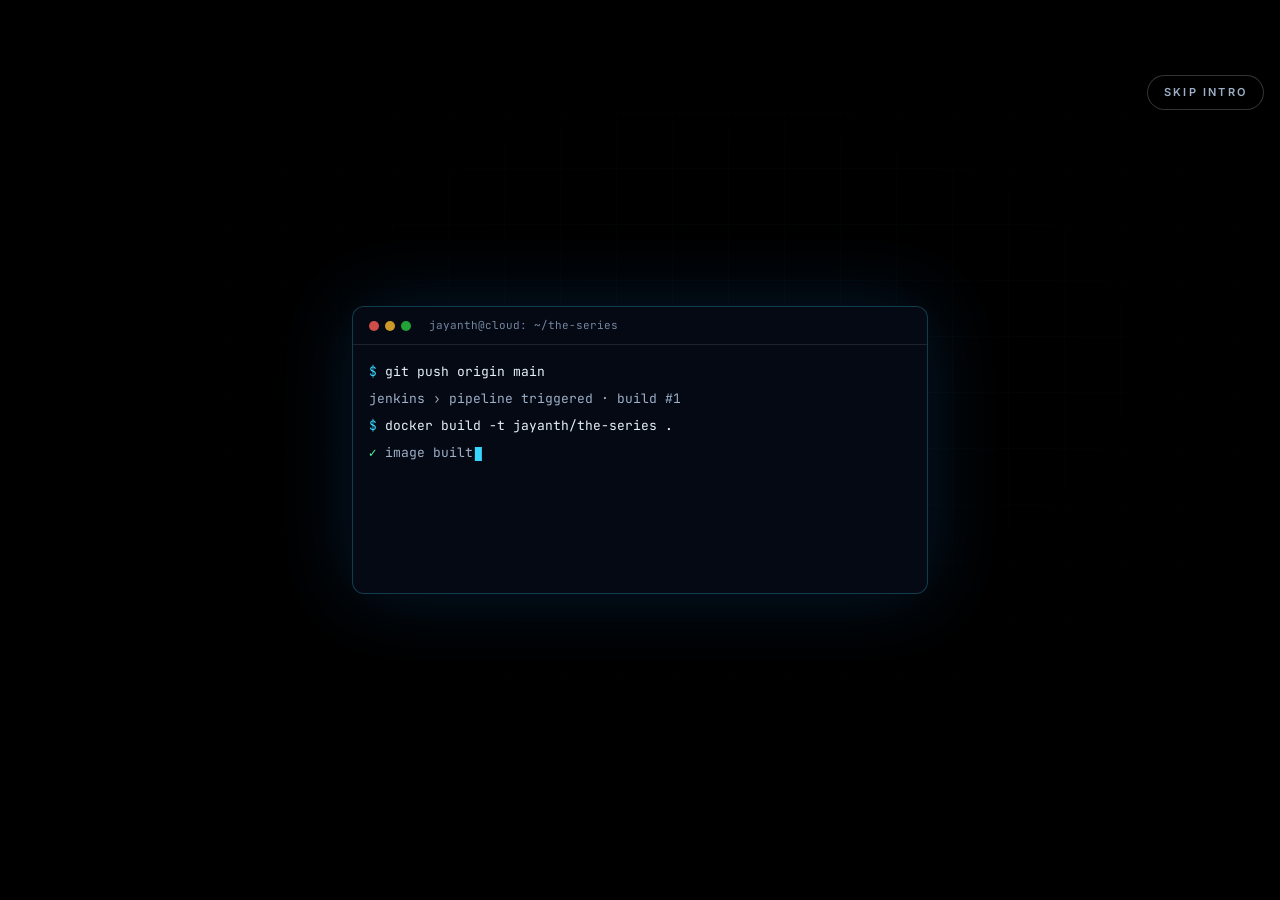
<file: index.html>
<!doctype html>
<html lang="en">
  <head>
    <meta charset="UTF-8" />
    <meta name="viewport" content="width=device-width, initial-scale=1.0, viewport-fit=cover" />
    <title>Jayanth — The Series · Cloud &amp; DevOps Engineer</title>
    <meta name="description" content="Jayanth Gonugunta — AWS Certified Solutions Architect – Associate and Cloud & DevOps Engineer in Hyderabad. AWS, Linux, CI/CD with Jenkins, Git and Docker, and AI/ML deployed to the cloud. Open to Cloud, DevOps, SRE and MLOps roles." />
    <meta name="author" content="Gonugunta Venkata Jayanth" />
    <meta name="theme-color" content="#04080f" />
    <meta property="og:type" content="website" />
    <meta property="og:site_name" content="Jayanth — The Series" />
    <meta property="og:title" content="Jayanth — The Series · Cloud & DevOps Engineer" />
    <meta property="og:description" content="AWS Certified Solutions Architect – Associate. Cloud • DevOps • AI/ML. Every project is an Original." />
    <meta property="og:image" content="/assets/og-image.jpg" />
    <meta property="og:image:width" content="1200" />
    <meta property="og:image:height" content="630" />
    <meta property="og:image:alt" content="Jayanth — The Series. Cloud & DevOps Engineer." />
    <meta name="twitter:card" content="summary_large_image" />
    <meta name="twitter:title" content="Jayanth — The Series · Cloud & DevOps Engineer" />
    <meta name="twitter:description" content="AWS Certified Solutions Architect – Associate. Cloud • DevOps • AI/ML." />
    <meta name="twitter:image" content="/assets/og-image.jpg" />
    <link rel="icon" type="image/svg+xml" href="/favicon.svg" />
    <link rel="apple-touch-icon" href="/apple-touch-icon.png" />
    <link rel="preload" as="image" href="/assets/portrait-720.webp" type="image/webp" />
    <script type="module" crossorigin src="/assets/index-BYSS87j4.js"></script>
    <link rel="modulepreload" crossorigin href="/assets/motion-SDeSzL5a.js">
    <link rel="modulepreload" crossorigin href="/assets/react-CzUbC6_L.js">
    <link rel="stylesheet" crossorigin href="/assets/index-CygJUbcx.css">
  </head>
  <body>
    <div id="root"></div>
    <noscript>Jayanth Gonugunta — Cloud &amp; DevOps Engineer, AWS Certified Solutions Architect – Associate. Email jayanth792033@gmail.com. Please enable JavaScript to watch the series.</noscript>
  </body>
</html>
</file>
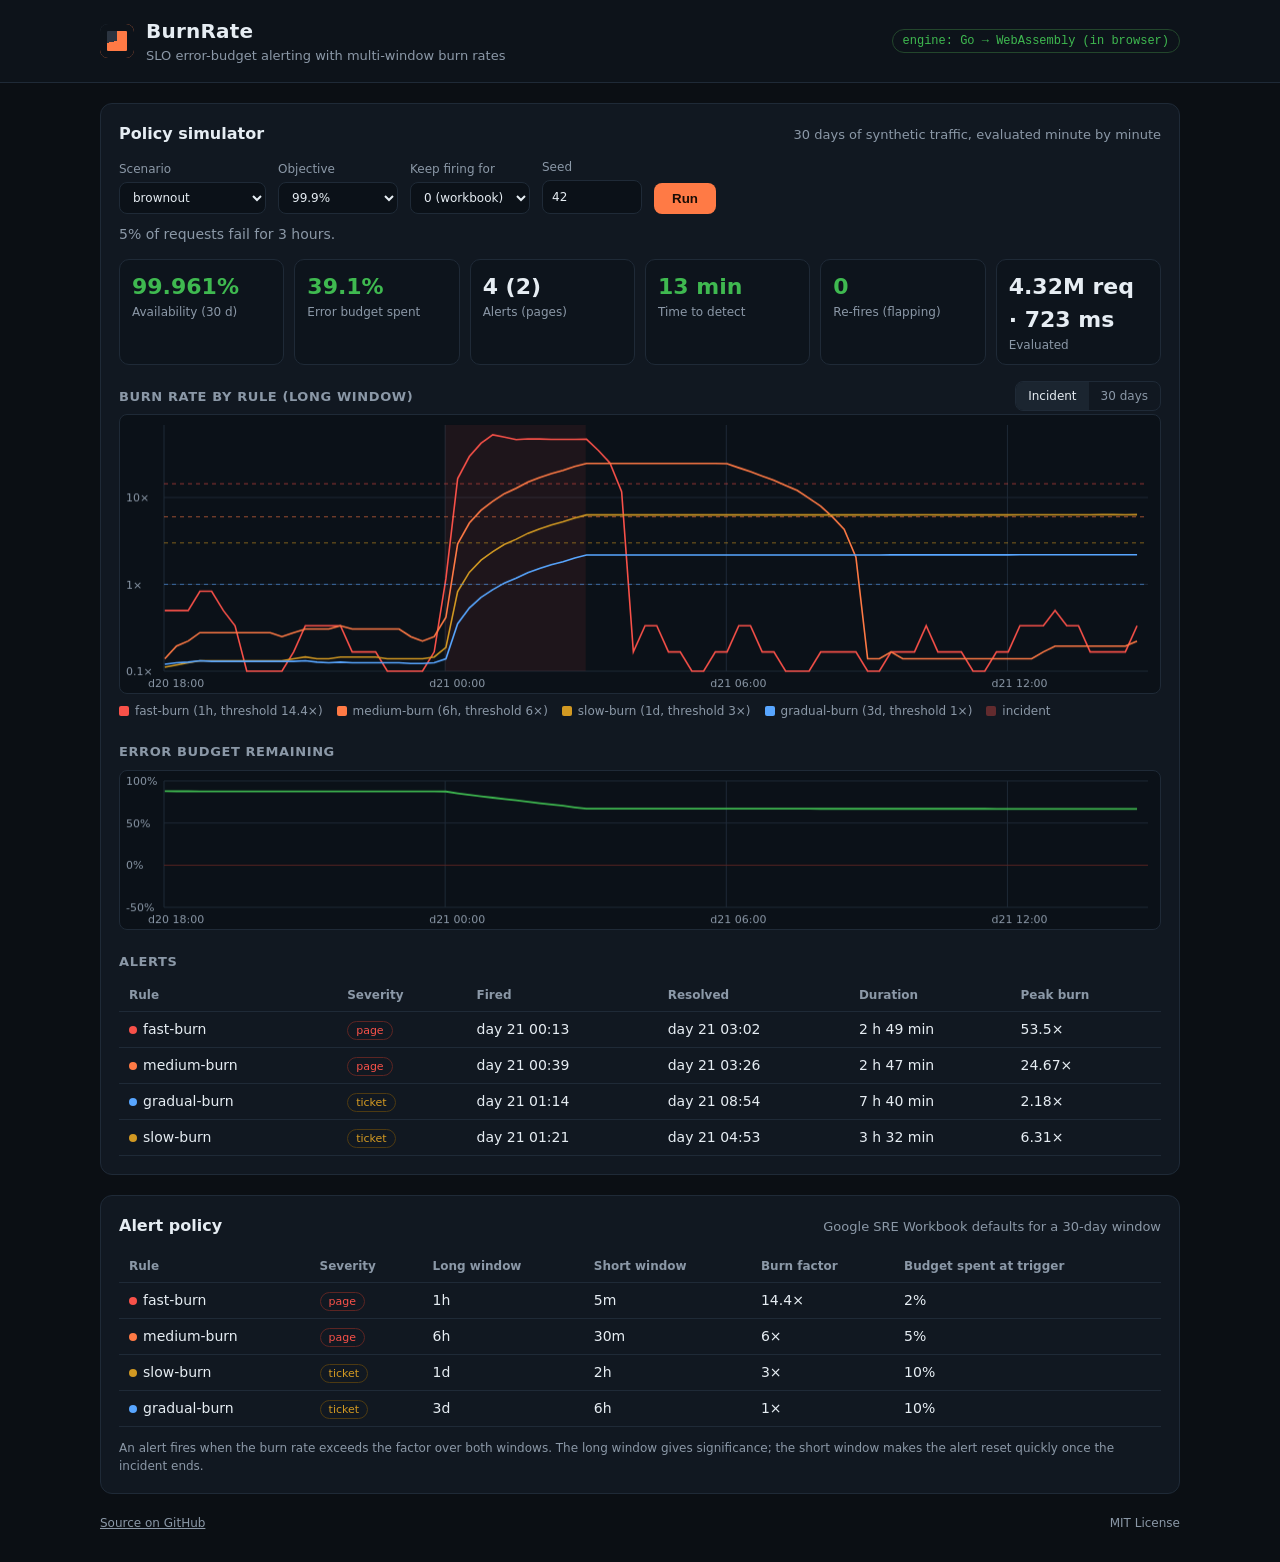
<file: demos/burnrate/index.html>
<!doctype html>
<html lang="en">
<head>
  <meta charset="utf-8">
  <meta name="viewport" content="width=device-width, initial-scale=1">
  <title>BurnRate · SLO error-budget alerting</title>
  <meta name="description" content="Multi-window, multi-burn-rate SLO alerting: live HTTP probes, error-budget tracking and a policy simulator that runs the same Go engine in the browser through WebAssembly.">
  <link rel="stylesheet" href="style.css">
</head>
<body>
  <header class="top">
    <div class="wrap">
      <div class="brand">
        <span class="logo" aria-hidden="true"></span>
        <div>
          <h1>BurnRate</h1>
          <p class="tag">SLO error-budget alerting with multi-window burn rates</p>
        </div>
      </div>
      <div class="engine" id="engine" title="Where the simulation runs">engine: loading</div>
    </div>
  </header>

  <main class="wrap">
    <section id="live" class="panel" hidden>
      <div class="panel-head">
        <h2>Live targets</h2>
        <span class="muted" id="live-updated"></span>
      </div>
      <div class="targets" id="targets"></div>
    </section>

    <section class="panel">
      <div class="panel-head">
        <h2>Policy simulator</h2>
        <span class="muted">30 days of synthetic traffic, evaluated minute by minute</span>
      </div>

      <form id="controls" class="controls" autocomplete="off">
        <label>Scenario
          <select id="scenario"></select>
        </label>
        <label>Objective
          <select id="target">
            <option value="0.99">99%</option>
            <option value="0.995">99.5%</option>
            <option value="0.999" selected>99.9%</option>
            <option value="0.9995">99.95%</option>
          </select>
        </label>
        <label>Keep firing for
          <select id="keep">
            <option value="0s">0 (workbook)</option>
            <option value="5m">5 min</option>
            <option value="15m">15 min</option>
            <option value="30m">30 min</option>
          </select>
        </label>
        <label>Seed
          <input id="seed" type="number" min="1" max="999999" value="42">
        </label>
        <fieldset id="custom" class="custom" hidden>
          <label>Error rate <output id="rate-out">5%</output>
            <input id="rate" type="range" min="0.1" max="100" step="0.1" value="5">
          </label>
          <label>Duration <output id="dur-out">180 min</output>
            <input id="dur" type="range" min="5" max="2880" step="5" value="180">
          </label>
        </fieldset>
        <button type="submit" class="run">Run</button>
      </form>
      <p class="desc" id="desc"></p>

      <div class="kpis" id="kpis"></div>

      <div class="chart-head">
        <h3>Burn rate by rule (long window)</h3>
        <div class="seg" role="group" aria-label="Range">
          <button type="button" data-range="incident" class="on">Incident</button>
          <button type="button" data-range="full">30 days</button>
        </div>
      </div>
      <canvas id="burn" height="280" aria-label="Burn rate chart"></canvas>
      <div class="legend" id="legend"></div>

      <h3>Error budget remaining</h3>
      <canvas id="budget" height="160" aria-label="Error budget chart"></canvas>

      <h3>Alerts</h3>
      <div class="table-wrap">
        <table>
          <thead><tr><th>Rule</th><th>Severity</th><th>Fired</th><th>Resolved</th><th>Duration</th><th>Peak burn</th></tr></thead>
          <tbody id="alerts"></tbody>
        </table>
      </div>
    </section>

    <section class="panel">
      <div class="panel-head"><h2>Alert policy</h2><span class="muted">Google SRE Workbook defaults for a 30-day window</span></div>
      <div class="table-wrap">
        <table>
          <thead><tr><th>Rule</th><th>Severity</th><th>Long window</th><th>Short window</th><th>Burn factor</th><th>Budget spent at trigger</th></tr></thead>
          <tbody id="rules"></tbody>
        </table>
      </div>
      <p class="muted small">An alert fires when the burn rate exceeds the factor over both windows. The long window gives significance; the short window makes the alert reset quickly once the incident ends.</p>
    </section>
  </main>

  <footer class="wrap foot">
    <a href="https://github.com/Gonugunta-Venkata-Jayanth/BurnRate">Source on GitHub</a>
    <span>MIT License</span>
  </footer>

  <script src="config.js"></script>
  <script src="wasm_exec.js"></script>
  <script src="app.js"></script>
</body>
</html>
</file>
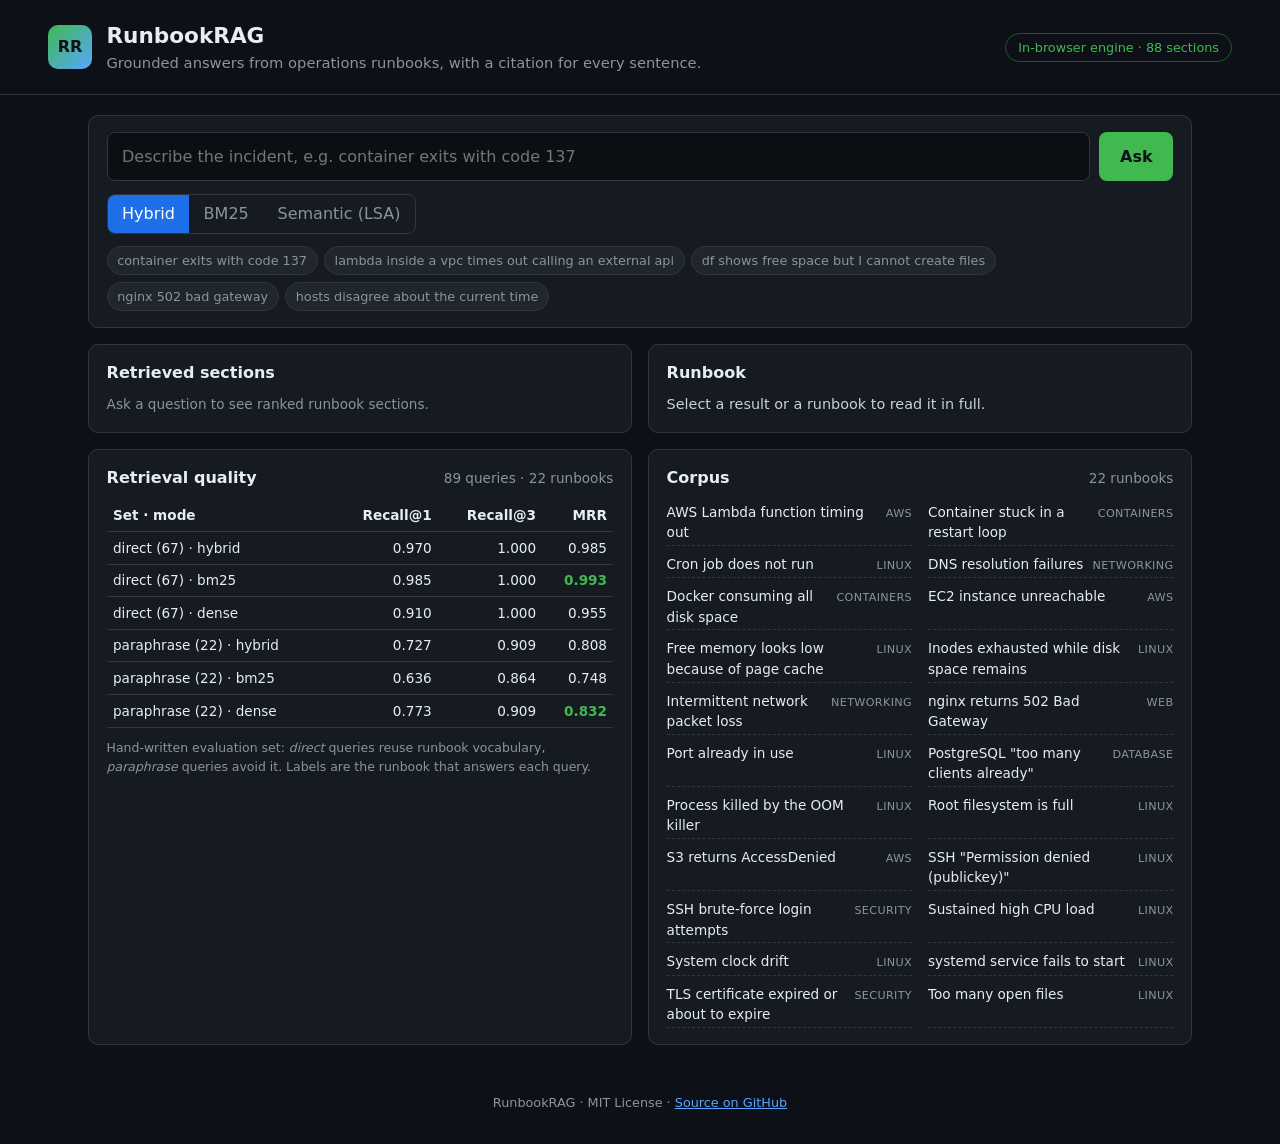
<file: demos/runbookrag/index.html>
<!doctype html>
<html lang="en">
<head>
  <meta charset="utf-8">
  <meta name="viewport" content="width=device-width, initial-scale=1">
  <title>RunbookRAG - grounded answers from operations runbooks</title>
  <meta name="description" content="Hybrid BM25 + LSA retrieval with cited, extractive answers over Linux, container and AWS runbooks.">
  <link rel="stylesheet" href="styles.css">
</head>
<body>
  <header class="top">
    <div class="brand">
      <span class="logo" aria-hidden="true">RR</span>
      <div>
        <h1>RunbookRAG</h1>
        <p>Grounded answers from operations runbooks, with a citation for every sentence.</p>
      </div>
    </div>
    <span id="backend" class="pill">Loading index...</span>
  </header>

  <main>
    <section class="ask card">
      <form id="ask-form" autocomplete="off">
        <label for="q" class="sr-only">Describe the incident</label>
        <input id="q" name="q" type="search" placeholder="Describe the incident, e.g. container exits with code 137" required minlength="3" maxlength="500">
        <button type="submit">Ask</button>
      </form>
      <div class="controls">
        <div class="seg" role="radiogroup" aria-label="Retrieval mode">
          <button type="button" data-mode="hybrid" class="on" role="radio" aria-checked="true">Hybrid</button>
          <button type="button" data-mode="bm25" role="radio" aria-checked="false">BM25</button>
          <button type="button" data-mode="dense" role="radio" aria-checked="false">Semantic (LSA)</button>
        </div>
        <div id="examples" class="examples"></div>
      </div>
    </section>

    <section id="answer" class="card answer" hidden>
      <div class="answer-head">
        <h2>Answer</h2>
        <span id="coverage" class="muted"></span>
      </div>
      <div id="answer-body"></div>
      <div id="feedback" class="feedback" hidden>
        <span class="muted">Was this helpful?</span>
        <button type="button" data-helpful="true">Yes</button>
        <button type="button" data-helpful="false">No</button>
      </div>
    </section>

    <div class="grid">
      <section class="card">
        <div class="section-head"><h2>Retrieved sections</h2><span id="latency" class="muted"></span></div>
        <ol id="results" class="results"><li class="muted">Ask a question to see ranked runbook sections.</li></ol>
      </section>
      <section class="card">
        <div class="section-head"><h2>Runbook</h2><span id="doc-cat" class="muted"></span></div>
        <article id="doc" class="doc"><p class="muted">Select a result or a runbook to read it in full.</p></article>
      </section>
    </div>

    <div class="grid">
      <section class="card">
        <div class="section-head"><h2>Retrieval quality</h2><span id="eval-n" class="muted"></span></div>
        <table id="metrics" class="metrics"><tbody><tr><td class="muted">Evaluation report not available.</td></tr></tbody></table>
        <p class="note">Hand-written evaluation set: <em>direct</em> queries reuse runbook vocabulary, <em>paraphrase</em> queries avoid it. Labels are the runbook that answers each query.</p>
      </section>
      <section class="card">
        <div class="section-head"><h2>Corpus</h2><span id="corpus-n" class="muted"></span></div>
        <ul id="corpus" class="corpus"></ul>
      </section>
    </div>
  </main>

  <footer>
    <span>RunbookRAG · MIT License · <a href="https://github.com/Gonugunta-Venkata-Jayanth/RunbookRAG">Source on GitHub</a></span>
  </footer>

  <script src="config.js"></script>
  <script type="module" src="app.js"></script>
</body>
</html>
</file>
<file: assets/index-CygJUbcx.css>
@font-face{font-family:Inter Variable;font-style:normal;font-display:swap;font-weight:100 900;src:url(/assets/inter-cyrillic-ext-wght-normal-BOeWTOD4.woff2) format("woff2-variations");unicode-range:U+0460-052F,U+1C80-1C8A,U+20B4,U+2DE0-2DFF,U+A640-A69F,U+FE2E-FE2F}@font-face{font-family:Inter Variable;font-style:normal;font-display:swap;font-weight:100 900;src:url(/assets/inter-cyrillic-wght-normal-DqGufNeO.woff2) format("woff2-variations");unicode-range:U+0301,U+0400-045F,U+0490-0491,U+04B0-04B1,U+2116}@font-face{font-family:Inter Variable;font-style:normal;font-display:swap;font-weight:100 900;src:url(/assets/inter-greek-ext-wght-normal-DlzME5K_.woff2) format("woff2-variations");unicode-range:U+1F00-1FFF}@font-face{font-family:Inter Variable;font-style:normal;font-display:swap;font-weight:100 900;src:url(/assets/inter-greek-wght-normal-CkhJZR-_.woff2) format("woff2-variations");unicode-range:U+0370-0377,U+037A-037F,U+0384-038A,U+038C,U+038E-03A1,U+03A3-03FF}@font-face{font-family:Inter Variable;font-style:normal;font-display:swap;font-weight:100 900;src:url(/assets/inter-vietnamese-wght-normal-CBcvBZtf.woff2) format("woff2-variations");unicode-range:U+0102-0103,U+0110-0111,U+0128-0129,U+0168-0169,U+01A0-01A1,U+01AF-01B0,U+0300-0301,U+0303-0304,U+0308-0309,U+0323,U+0329,U+1EA0-1EF9,U+20AB}@font-face{font-family:Inter Variable;font-style:normal;font-display:swap;font-weight:100 900;src:url(/assets/inter-latin-ext-wght-normal-DO1Apj_S.woff2) format("woff2-variations");unicode-range:U+0100-02BA,U+02BD-02C5,U+02C7-02CC,U+02CE-02D7,U+02DD-02FF,U+0304,U+0308,U+0329,U+1D00-1DBF,U+1E00-1E9F,U+1EF2-1EFF,U+2020,U+20A0-20AB,U+20AD-20C0,U+2113,U+2C60-2C7F,U+A720-A7FF}@font-face{font-family:Inter Variable;font-style:normal;font-display:swap;font-weight:100 900;src:url(/assets/inter-latin-wght-normal-Dx4kXJAl.woff2) format("woff2-variations");unicode-range:U+0000-00FF,U+0131,U+0152-0153,U+02BB-02BC,U+02C6,U+02DA,U+02DC,U+0304,U+0308,U+0329,U+2000-206F,U+20AC,U+2122,U+2191,U+2193,U+2212,U+2215,U+FEFF,U+FFFD}@font-face{font-family:Bebas Neue;font-style:normal;font-display:swap;font-weight:400;src:url(/assets/bebas-neue-latin-400-normal-9mHNbWWO.woff2) format("woff2"),url(/assets/bebas-neue-latin-400-normal-Bi-ndsyu.woff) format("woff")}@font-face{font-family:"Instrument Serif";font-style:italic;font-display:swap;font-weight:400;src:url(/assets/instrument-serif-latin-400-italic-DKMiL14s.woff2) format("woff2"),url(/assets/instrument-serif-latin-400-italic-u__WvvIK.woff) format("woff")}@font-face{font-family:JetBrains Mono;font-style:normal;font-display:swap;font-weight:400;src:url(/assets/jetbrains-mono-latin-400-normal-V6pRDFza.woff2) format("woff2"),url(/assets/jetbrains-mono-latin-400-normal-6-qcROiO.woff) format("woff")}@font-face{font-family:JetBrains Mono;font-style:normal;font-display:swap;font-weight:500;src:url(/assets/jetbrains-mono-latin-500-normal-BWZEU5yA.woff2) format("woff2"),url(/assets/jetbrains-mono-latin-500-normal-CJOVTJB7.woff) format("woff")}@font-face{font-family:JetBrains Mono;font-style:normal;font-display:swap;font-weight:700;src:url(/assets/jetbrains-mono-latin-700-normal-BYuf6tUa.woff2) format("woff2"),url(/assets/jetbrains-mono-latin-700-normal-D3wTyLJW.woff) format("woff")}/*! tailwindcss v4.1.4 | MIT License | https://tailwindcss.com */@layer properties{@supports (((-webkit-hyphens:none)) and (not (margin-trim:inline))) or ((-moz-orient:inline) and (not (color:rgb(from red r g b)))){*,:before,:after,::backdrop{--tw-translate-x:0;--tw-translate-y:0;--tw-translate-z:0;--tw-scale-x:1;--tw-scale-y:1;--tw-scale-z:1;--tw-rotate-x:initial;--tw-rotate-y:initial;--tw-rotate-z:initial;--tw-skew-x:initial;--tw-skew-y:initial;--tw-scroll-snap-strictness:proximity;--tw-space-y-reverse:0;--tw-border-style:solid;--tw-gradient-position:initial;--tw-gradient-from:#0000;--tw-gradient-via:#0000;--tw-gradient-to:#0000;--tw-gradient-stops:initial;--tw-gradient-via-stops:initial;--tw-gradient-from-position:0%;--tw-gradient-via-position:50%;--tw-gradient-to-position:100%;--tw-leading:initial;--tw-font-weight:initial;--tw-tracking:initial;--tw-shadow:0 0 #0000;--tw-shadow-color:initial;--tw-shadow-alpha:100%;--tw-inset-shadow:0 0 #0000;--tw-inset-shadow-color:initial;--tw-inset-shadow-alpha:100%;--tw-ring-color:initial;--tw-ring-shadow:0 0 #0000;--tw-inset-ring-color:initial;--tw-inset-ring-shadow:0 0 #0000;--tw-ring-inset:initial;--tw-ring-offset-width:0px;--tw-ring-offset-color:#fff;--tw-ring-offset-shadow:0 0 #0000;--tw-blur:initial;--tw-brightness:initial;--tw-contrast:initial;--tw-grayscale:initial;--tw-hue-rotate:initial;--tw-invert:initial;--tw-opacity:initial;--tw-saturate:initial;--tw-sepia:initial;--tw-drop-shadow:initial;--tw-drop-shadow-color:initial;--tw-drop-shadow-alpha:100%;--tw-drop-shadow-size:initial;--tw-backdrop-blur:initial;--tw-backdrop-brightness:initial;--tw-backdrop-contrast:initial;--tw-backdrop-grayscale:initial;--tw-backdrop-hue-rotate:initial;--tw-backdrop-invert:initial;--tw-backdrop-opacity:initial;--tw-backdrop-saturate:initial;--tw-backdrop-sepia:initial;--tw-duration:initial;--tw-ease:initial}}}@layer theme{:root,:host{--font-sans:"Inter Variable","Inter",ui-sans-serif,system-ui,-apple-system,sans-serif;--font-serif:"Instrument Serif",Georgia,serif;--font-mono:"JetBrains Mono",ui-monospace,SFMono-Regular,Menlo,monospace;--color-black:#000;--color-white:#fff;--spacing:.25rem;--container-xs:20rem;--container-sm:24rem;--container-md:28rem;--container-xl:36rem;--container-3xl:48rem;--container-4xl:56rem;--container-5xl:64rem;--text-xs:.75rem;--text-xs--line-height:calc(1/.75);--text-sm:.875rem;--text-sm--line-height:calc(1.25/.875);--text-base:1rem;--text-base--line-height: 1.5 ;--text-lg:1.125rem;--text-lg--line-height:calc(1.75/1.125);--text-xl:1.25rem;--text-xl--line-height:calc(1.75/1.25);--text-2xl:1.5rem;--text-2xl--line-height:calc(2/1.5);--text-3xl:1.875rem;--text-3xl--line-height: 1.2 ;--text-4xl:2.25rem;--text-4xl--line-height:calc(2.5/2.25);--text-5xl:3rem;--text-5xl--line-height:1;--text-7xl:4.5rem;--text-7xl--line-height:1;--font-weight-medium:500;--font-weight-semibold:600;--font-weight-bold:700;--tracking-tight:-.025em;--tracking-normal:0em;--tracking-wide:.025em;--tracking-wider:.05em;--leading-tight:1.25;--leading-snug:1.375;--leading-relaxed:1.625;--radius-md:.375rem;--radius-lg:.5rem;--radius-xl:.75rem;--radius-2xl:1rem;--animate-ping:ping 1s cubic-bezier(0,0,.2,1)infinite;--blur-md:12px;--blur-xl:24px;--blur-2xl:40px;--blur-3xl:64px;--aspect-video:16/9;--default-transition-duration:.15s;--default-transition-timing-function:cubic-bezier(.4,0,.2,1);--default-font-family:var(--font-sans);--default-mono-font-family:var(--font-mono);--color-ink:#04080f;--color-ink-2:#0a1220;--color-signal:#1765f0;--color-signal-2:#38d6ff;--color-bone:#e8f1fb;--color-mist:#9db0c8;--color-smoke:#7486a0;--font-display:"Bebas Neue","Oswald",Impact,sans-serif;--ease-cine:cubic-bezier(.22,1,.36,1)}}@layer base{*,:after,:before,::backdrop{box-sizing:border-box;border:0 solid;margin:0;padding:0}::file-selector-button{box-sizing:border-box;border:0 solid;margin:0;padding:0}html,:host{-webkit-text-size-adjust:100%;tab-size:4;line-height:1.5;font-family:var(--default-font-family,ui-sans-serif,system-ui,sans-serif,"Apple Color Emoji","Segoe UI Emoji","Segoe UI Symbol","Noto Color Emoji");font-feature-settings:var(--default-font-feature-settings,normal);font-variation-settings:var(--default-font-variation-settings,normal);-webkit-tap-highlight-color:transparent}hr{height:0;color:inherit;border-top-width:1px}abbr:where([title]){-webkit-text-decoration:underline dotted;text-decoration:underline dotted}h1,h2,h3,h4,h5,h6{font-size:inherit;font-weight:inherit}a{color:inherit;-webkit-text-decoration:inherit;text-decoration:inherit}b,strong{font-weight:bolder}code,kbd,samp,pre{font-family:var(--default-mono-font-family,ui-monospace,SFMono-Regular,Menlo,Monaco,Consolas,"Liberation Mono","Courier New",monospace);font-feature-settings:var(--default-mono-font-feature-settings,normal);font-variation-settings:var(--default-mono-font-variation-settings,normal);font-size:1em}small{font-size:80%}sub,sup{vertical-align:baseline;font-size:75%;line-height:0;position:relative}sub{bottom:-.25em}sup{top:-.5em}table{text-indent:0;border-color:inherit;border-collapse:collapse}:-moz-focusring{outline:auto}progress{vertical-align:baseline}summary{display:list-item}ol,ul,menu{list-style:none}img,svg,video,canvas,audio,iframe,embed,object{vertical-align:middle;display:block}img,video{max-width:100%;height:auto}button,input,select,optgroup,textarea{font:inherit;font-feature-settings:inherit;font-variation-settings:inherit;letter-spacing:inherit;color:inherit;opacity:1;background-color:#0000;border-radius:0}::file-selector-button{font:inherit;font-feature-settings:inherit;font-variation-settings:inherit;letter-spacing:inherit;color:inherit;opacity:1;background-color:#0000;border-radius:0}:where(select:is([multiple],[size])) optgroup{font-weight:bolder}:where(select:is([multiple],[size])) optgroup option{padding-inline-start:20px}::file-selector-button{margin-inline-end:4px}::placeholder{opacity:1}@supports (not ((-webkit-appearance:-apple-pay-button))) or (contain-intrinsic-size:1px){::placeholder{color:currentColor}@supports (color:color-mix(in lab,red,red)){::placeholder{color:color-mix(in oklab,currentcolor 50%,transparent)}}}textarea{resize:vertical}::-webkit-search-decoration{-webkit-appearance:none}::-webkit-date-and-time-value{min-height:1lh;text-align:inherit}::-webkit-datetime-edit{display:inline-flex}::-webkit-datetime-edit-fields-wrapper{padding:0}::-webkit-datetime-edit{padding-block:0}::-webkit-datetime-edit-year-field{padding-block:0}::-webkit-datetime-edit-month-field{padding-block:0}::-webkit-datetime-edit-day-field{padding-block:0}::-webkit-datetime-edit-hour-field{padding-block:0}::-webkit-datetime-edit-minute-field{padding-block:0}::-webkit-datetime-edit-second-field{padding-block:0}::-webkit-datetime-edit-millisecond-field{padding-block:0}::-webkit-datetime-edit-meridiem-field{padding-block:0}:-moz-ui-invalid{box-shadow:none}button,input:where([type=button],[type=reset],[type=submit]){appearance:button}::file-selector-button{appearance:button}::-webkit-inner-spin-button{height:auto}::-webkit-outer-spin-button{height:auto}[hidden]:where(:not([hidden=until-found])){display:none!important}}@layer components;@layer utilities{.pointer-events-none{pointer-events:none}.visible{visibility:visible}.sr-only{clip:rect(0,0,0,0);white-space:nowrap;border-width:0;width:1px;height:1px;margin:-1px;padding:0;position:absolute;overflow:hidden}.absolute{position:absolute}.fixed{position:fixed}.relative{position:relative}.static{position:static}.sticky{position:sticky}.inset-0{inset:calc(var(--spacing)*0)}.inset-x-0{inset-inline:calc(var(--spacing)*0)}.inset-y-0{inset-block:calc(var(--spacing)*0)}.-top-1\/3{top:-33.3333%}.-top-2{top:calc(var(--spacing)*-2)}.-top-6{top:calc(var(--spacing)*-6)}.-top-10{top:calc(var(--spacing)*-10)}.-top-24{top:calc(var(--spacing)*-24)}.top-0{top:calc(var(--spacing)*0)}.top-2{top:calc(var(--spacing)*2)}.top-3{top:calc(var(--spacing)*3)}.top-4{top:calc(var(--spacing)*4)}.top-5{top:calc(var(--spacing)*5)}.top-8{top:calc(var(--spacing)*8)}.top-12{top:calc(var(--spacing)*12)}.top-\[-10\%\]{top:-10%}.top-\[4\%\]{top:4%}.top-\[18\%\]{top:18%}.top-\[22\%\]{top:22%}.top-\[40svh\]{top:40svh}.top-\[44\%\]{top:44%}.top-\[64\%\]{top:64%}.top-\[calc\(7vh\+12px\)\]{top:calc(7vh + 12px)}.top-\[max\(1rem\,env\(safe-area-inset-top\)\)\]{top:max(1rem,env(safe-area-inset-top))}.-right-1\/4{right:-25%}.-right-2{right:calc(var(--spacing)*-2)}.-right-10{right:calc(var(--spacing)*-10)}.right-0{right:calc(var(--spacing)*0)}.right-2{right:calc(var(--spacing)*2)}.right-3{right:calc(var(--spacing)*3)}.right-4{right:calc(var(--spacing)*4)}.right-5{right:calc(var(--spacing)*5)}.right-\[-10\%\]{right:-10%}.right-\[0\%\]{right:0%}.right-\[4\%\]{right:4%}.-bottom-1\.5{bottom:calc(var(--spacing)*-1.5)}.-bottom-6{bottom:calc(var(--spacing)*-6)}.bottom-0{bottom:calc(var(--spacing)*0)}.bottom-2{bottom:calc(var(--spacing)*2)}.bottom-4{bottom:calc(var(--spacing)*4)}.bottom-5{bottom:calc(var(--spacing)*5)}.bottom-6{bottom:calc(var(--spacing)*6)}.bottom-8{bottom:calc(var(--spacing)*8)}.bottom-\[-20\%\]{bottom:-20%}.bottom-\[8\%\]{bottom:8%}.bottom-\[9vh\]{bottom:9vh}.bottom-\[24\%\]{bottom:24%}.left-0{left:calc(var(--spacing)*0)}.left-1\/2{left:50%}.left-4{left:calc(var(--spacing)*4)}.left-5{left:calc(var(--spacing)*5)}.left-\[-10\%\]{left:-10%}.left-\[2\%\]{left:2%}.left-\[30\%\]{left:30%}.left-\[40\%\]{left:40%}.left-\[55\%\]{left:55%}.z-0{z-index:0}.z-10{z-index:10}.z-20{z-index:20}.z-30{z-index:30}.z-40{z-index:40}.z-\[1\]{z-index:1}.z-\[2\]{z-index:2}.z-\[3\]{z-index:3}.z-\[4\]{z-index:4}.z-\[5\]{z-index:5}.z-\[60\]{z-index:60}.z-\[110\]{z-index:110}.z-\[120\]{z-index:120}.z-\[130\]{z-index:130}.z-\[140\]{z-index:140}.z-\[150\]{z-index:150}.z-\[200\]{z-index:200}.container{width:100%}@media(min-width:40rem){.container{max-width:40rem}}@media(min-width:48rem){.container{max-width:48rem}}@media(min-width:64rem){.container{max-width:64rem}}@media(min-width:80rem){.container{max-width:80rem}}@media(min-width:96rem){.container{max-width:96rem}}.-mx-\[var\(--gutter\)\]{margin-inline:calc(var(--gutter)*-1)}.mx-auto{margin-inline:auto}.mt-0\.5{margin-top:calc(var(--spacing)*.5)}.mt-1{margin-top:calc(var(--spacing)*1)}.mt-1\.5{margin-top:calc(var(--spacing)*1.5)}.mt-2{margin-top:calc(var(--spacing)*2)}.mt-2\.5{margin-top:calc(var(--spacing)*2.5)}.mt-3{margin-top:calc(var(--spacing)*3)}.mt-4{margin-top:calc(var(--spacing)*4)}.mt-5{margin-top:calc(var(--spacing)*5)}.mt-6{margin-top:calc(var(--spacing)*6)}.mt-7{margin-top:calc(var(--spacing)*7)}.mt-8{margin-top:calc(var(--spacing)*8)}.mt-10{margin-top:calc(var(--spacing)*10)}.mt-12{margin-top:calc(var(--spacing)*12)}.mt-14{margin-top:calc(var(--spacing)*14)}.mt-16{margin-top:calc(var(--spacing)*16)}.mt-auto{margin-top:auto}.-mr-6{margin-right:calc(var(--spacing)*-6)}.mr-2{margin-right:calc(var(--spacing)*2)}.mr-3{margin-right:calc(var(--spacing)*3)}.mb-1{margin-bottom:calc(var(--spacing)*1)}.mb-2{margin-bottom:calc(var(--spacing)*2)}.mb-3{margin-bottom:calc(var(--spacing)*3)}.mb-4{margin-bottom:calc(var(--spacing)*4)}.mb-5{margin-bottom:calc(var(--spacing)*5)}.mb-6{margin-bottom:calc(var(--spacing)*6)}.mb-8{margin-bottom:calc(var(--spacing)*8)}.mb-10{margin-bottom:calc(var(--spacing)*10)}.ml-3{margin-left:calc(var(--spacing)*3)}.block{display:block}.flex{display:flex}.grid{display:grid}.hidden{display:none}.inline{display:inline}.inline-block{display:inline-block}.inline-flex{display:inline-flex}.aspect-\[3\/4\]{aspect-ratio:3/4}.aspect-\[4\/5\]{aspect-ratio:4/5}.aspect-video{aspect-ratio:var(--aspect-video)}.h-0\.5{height:calc(var(--spacing)*.5)}.h-1{height:calc(var(--spacing)*1)}.h-1\.5{height:calc(var(--spacing)*1.5)}.h-1\/3{height:33.3333%}.h-2{height:calc(var(--spacing)*2)}.h-2\.5{height:calc(var(--spacing)*2.5)}.h-3\.5{height:calc(var(--spacing)*3.5)}.h-4{height:calc(var(--spacing)*4)}.h-5{height:calc(var(--spacing)*5)}.h-7{height:calc(var(--spacing)*7)}.h-8{height:calc(var(--spacing)*8)}.h-9{height:calc(var(--spacing)*9)}.h-10{height:calc(var(--spacing)*10)}.h-11{height:calc(var(--spacing)*11)}.h-12{height:calc(var(--spacing)*12)}.h-14{height:calc(var(--spacing)*14)}.h-16{height:calc(var(--spacing)*16)}.h-24{height:calc(var(--spacing)*24)}.h-32{height:calc(var(--spacing)*32)}.h-48{height:calc(var(--spacing)*48)}.h-\[1\.1em\]{height:1.1em}.h-\[1em\]{height:1em}.h-\[2px\]{height:2px}.h-\[3px\]{height:3px}.h-\[7vh\]{height:7vh}.h-\[32\%\]{height:32%}.h-\[36svh\]{height:36svh}.h-\[52vh\]{height:52vh}.h-\[64svh\]{height:64svh}.h-\[68vh\]{height:68vh}.h-\[70vh\]{height:70vh}.h-\[78\%\]{height:78%}.h-\[85\%\]{height:85%}.h-\[88vh\]{height:88vh}.h-\[90vh\]{height:90vh}.h-\[92\%\]{height:92%}.h-\[115\%\]{height:115%}.h-\[140\%\]{height:140%}.h-\[260px\]{height:260px}.h-full{height:100%}.h-px{height:1px}.h-screen{height:100vh}.max-h-\[560px\]{max-height:560px}.max-h-\[4000px\]{max-height:4000px}.min-h-10{min-height:calc(var(--spacing)*10)}.min-h-11{min-height:calc(var(--spacing)*11)}.min-h-12{min-height:calc(var(--spacing)*12)}.min-h-\[15\.5rem\]{min-height:15.5rem}.min-h-\[100svh\]{min-height:100svh}.min-h-\[116px\]{min-height:116px}.min-h-\[300px\]{min-height:300px}.min-h-\[340px\]{min-height:340px}.min-h-full{min-height:100%}.w-1{width:calc(var(--spacing)*1)}.w-1\.5{width:calc(var(--spacing)*1.5)}.w-1\/4{width:25%}.w-2{width:calc(var(--spacing)*2)}.w-2\.5{width:calc(var(--spacing)*2.5)}.w-3\.5{width:calc(var(--spacing)*3.5)}.w-4{width:calc(var(--spacing)*4)}.w-5{width:calc(var(--spacing)*5)}.w-7{width:calc(var(--spacing)*7)}.w-8{width:calc(var(--spacing)*8)}.w-9{width:calc(var(--spacing)*9)}.w-10{width:calc(var(--spacing)*10)}.w-11{width:calc(var(--spacing)*11)}.w-12{width:calc(var(--spacing)*12)}.w-16{width:calc(var(--spacing)*16)}.w-24{width:calc(var(--spacing)*24)}.w-32{width:calc(var(--spacing)*32)}.w-48{width:calc(var(--spacing)*48)}.w-60{width:calc(var(--spacing)*60)}.w-\[1em\]{width:1em}.w-\[3px\]{width:3px}.w-\[30vw\]{width:30vw}.w-\[40vw\]{width:40vw}.w-\[50vw\]{width:50vw}.w-\[60vw\]{width:60vw}.w-\[70\%\]{width:70%}.w-\[70vw\]{width:70vw}.w-\[72vw\]{width:72vw}.w-\[78\%\]{width:78%}.w-\[78vw\]{width:78vw}.w-\[80vw\]{width:80vw}.w-\[84vw\]{width:84vw}.w-\[150px\]{width:150px}.w-\[230px\]{width:230px}.w-\[min\(92vw\,420px\)\]{width:min(92vw,420px)}.w-\[var\(--gutter\)\]{width:var(--gutter)}.w-auto{width:auto}.w-full{width:100%}.max-w-3xl{max-width:var(--container-3xl)}.max-w-4xl{max-width:var(--container-4xl)}.max-w-5xl{max-width:var(--container-5xl)}.max-w-\[9rem\]{max-width:9rem}.max-w-\[90\%\]{max-width:90%}.max-w-\[320px\]{max-width:320px}.max-w-\[900px\]{max-width:900px}.max-w-md{max-width:var(--container-md)}.max-w-none{max-width:none}.max-w-sm{max-width:var(--container-sm)}.max-w-xl{max-width:var(--container-xl)}.max-w-xs{max-width:var(--container-xs)}.min-w-0{min-width:calc(var(--spacing)*0)}.min-w-10{min-width:calc(var(--spacing)*10)}.flex-1{flex:1}.shrink-0{flex-shrink:0}.origin-left{transform-origin:0}.origin-top-right{transform-origin:100% 0}.-translate-x-1\/2{--tw-translate-x: -50% ;translate:var(--tw-translate-x)var(--tw-translate-y)}.-translate-x-\[3\%\]{--tw-translate-x: -3% ;translate:var(--tw-translate-x)var(--tw-translate-y)}.-scale-x-100{--tw-scale-x: -100% ;scale:var(--tw-scale-x)var(--tw-scale-y)}.rotate-\[18deg\]{rotate:18deg}.\[transform\:translateZ\(30px\)\]{transform:translateZ(30px)}.\[transform\:translateZ\(40px\)\]{transform:translateZ(40px)}.transform{transform:var(--tw-rotate-x,)var(--tw-rotate-y,)var(--tw-rotate-z,)var(--tw-skew-x,)var(--tw-skew-y,)}.animate-ping{animation:var(--animate-ping)}.resize{resize:both}.snap-x{scroll-snap-type:x var(--tw-scroll-snap-strictness)}.snap-mandatory{--tw-scroll-snap-strictness:mandatory}.snap-start{scroll-snap-align:start}.scroll-mt-16{scroll-margin-top:calc(var(--spacing)*16)}.grid-cols-2{grid-template-columns:repeat(2,minmax(0,1fr))}.grid-cols-3{grid-template-columns:repeat(3,minmax(0,1fr))}.flex-col{flex-direction:column}.flex-wrap{flex-wrap:wrap}.items-baseline{align-items:baseline}.items-center{align-items:center}.items-end{align-items:flex-end}.items-start{align-items:flex-start}.justify-between{justify-content:space-between}.justify-center{justify-content:center}.justify-end{justify-content:flex-end}.gap-1{gap:calc(var(--spacing)*1)}.gap-1\.5{gap:calc(var(--spacing)*1.5)}.gap-2{gap:calc(var(--spacing)*2)}.gap-3{gap:calc(var(--spacing)*3)}.gap-4{gap:calc(var(--spacing)*4)}.gap-6{gap:calc(var(--spacing)*6)}.gap-8{gap:calc(var(--spacing)*8)}.gap-10{gap:calc(var(--spacing)*10)}.gap-px{gap:1px}:where(.space-y-1>:not(:last-child)){--tw-space-y-reverse:0;margin-block-start:calc(calc(var(--spacing)*1)*var(--tw-space-y-reverse));margin-block-end:calc(calc(var(--spacing)*1)*calc(1 - var(--tw-space-y-reverse)))}:where(.space-y-1\.5>:not(:last-child)){--tw-space-y-reverse:0;margin-block-start:calc(calc(var(--spacing)*1.5)*var(--tw-space-y-reverse));margin-block-end:calc(calc(var(--spacing)*1.5)*calc(1 - var(--tw-space-y-reverse)))}:where(.space-y-2>:not(:last-child)){--tw-space-y-reverse:0;margin-block-start:calc(calc(var(--spacing)*2)*var(--tw-space-y-reverse));margin-block-end:calc(calc(var(--spacing)*2)*calc(1 - var(--tw-space-y-reverse)))}:where(.space-y-2\.5>:not(:last-child)){--tw-space-y-reverse:0;margin-block-start:calc(calc(var(--spacing)*2.5)*var(--tw-space-y-reverse));margin-block-end:calc(calc(var(--spacing)*2.5)*calc(1 - var(--tw-space-y-reverse)))}:where(.space-y-3>:not(:last-child)){--tw-space-y-reverse:0;margin-block-start:calc(calc(var(--spacing)*3)*var(--tw-space-y-reverse));margin-block-end:calc(calc(var(--spacing)*3)*calc(1 - var(--tw-space-y-reverse)))}:where(.space-y-4>:not(:last-child)){--tw-space-y-reverse:0;margin-block-start:calc(calc(var(--spacing)*4)*var(--tw-space-y-reverse));margin-block-end:calc(calc(var(--spacing)*4)*calc(1 - var(--tw-space-y-reverse)))}:where(.space-y-10>:not(:last-child)){--tw-space-y-reverse:0;margin-block-start:calc(calc(var(--spacing)*10)*var(--tw-space-y-reverse));margin-block-end:calc(calc(var(--spacing)*10)*calc(1 - var(--tw-space-y-reverse)))}.gap-x-2{column-gap:calc(var(--spacing)*2)}.gap-x-3{column-gap:calc(var(--spacing)*3)}.gap-x-4{column-gap:calc(var(--spacing)*4)}.gap-x-10{column-gap:calc(var(--spacing)*10)}.gap-y-1{row-gap:calc(var(--spacing)*1)}.gap-y-2{row-gap:calc(var(--spacing)*2)}.truncate{text-overflow:ellipsis;white-space:nowrap;overflow:hidden}.overflow-hidden{overflow:hidden}.overflow-visible{overflow:visible}.overflow-x-auto{overflow-x:auto}.overflow-y-auto{overflow-y:auto}.overscroll-contain{overscroll-behavior:contain}.rounded{border-radius:.25rem}.rounded-2xl{border-radius:var(--radius-2xl)}.rounded-\[inherit\]{border-radius:inherit}.rounded-full{border-radius:3.40282e38px}.rounded-lg{border-radius:var(--radius-lg)}.rounded-md{border-radius:var(--radius-md)}.rounded-xl{border-radius:var(--radius-xl)}.rounded-b-2xl{border-bottom-right-radius:var(--radius-2xl);border-bottom-left-radius:var(--radius-2xl)}.border{border-style:var(--tw-border-style);border-width:1px}.border-t{border-top-style:var(--tw-border-style);border-top-width:1px}.border-b{border-bottom-style:var(--tw-border-style);border-bottom-width:1px}.border-dashed{--tw-border-style:dashed;border-style:dashed}.border-signal-2\/20{border-color:#38d6ff33}@supports (color:color-mix(in lab,red,red)){.border-signal-2\/20{border-color:color-mix(in oklab,var(--color-signal-2)20%,transparent)}}.border-signal-2\/25{border-color:#38d6ff40}@supports (color:color-mix(in lab,red,red)){.border-signal-2\/25{border-color:color-mix(in oklab,var(--color-signal-2)25%,transparent)}}.border-signal-2\/40{border-color:#38d6ff66}@supports (color:color-mix(in lab,red,red)){.border-signal-2\/40{border-color:color-mix(in oklab,var(--color-signal-2)40%,transparent)}}.border-signal-2\/50{border-color:#38d6ff80}@supports (color:color-mix(in lab,red,red)){.border-signal-2\/50{border-color:color-mix(in oklab,var(--color-signal-2)50%,transparent)}}.border-white\/5{border-color:#ffffff0d}@supports (color:color-mix(in lab,red,red)){.border-white\/5{border-color:color-mix(in oklab,var(--color-white)5%,transparent)}}.border-white\/10{border-color:#ffffff1a}@supports (color:color-mix(in lab,red,red)){.border-white\/10{border-color:color-mix(in oklab,var(--color-white)10%,transparent)}}.border-white\/15{border-color:#ffffff26}@supports (color:color-mix(in lab,red,red)){.border-white\/15{border-color:color-mix(in oklab,var(--color-white)15%,transparent)}}.border-white\/20{border-color:#fff3}@supports (color:color-mix(in lab,red,red)){.border-white\/20{border-color:color-mix(in oklab,var(--color-white)20%,transparent)}}.border-white\/25{border-color:#ffffff40}@supports (color:color-mix(in lab,red,red)){.border-white\/25{border-color:color-mix(in oklab,var(--color-white)25%,transparent)}}.border-white\/30{border-color:#ffffff4d}@supports (color:color-mix(in lab,red,red)){.border-white\/30{border-color:color-mix(in oklab,var(--color-white)30%,transparent)}}.border-white\/40{border-color:#fff6}@supports (color:color-mix(in lab,red,red)){.border-white\/40{border-color:color-mix(in oklab,var(--color-white)40%,transparent)}}.bg-\[\#4dff9a\]{background-color:#4dff9a}.bg-\[\#7fdcff\]\/10{background-color:#7fdcff1a}.bg-\[\#28c840\]\/80{background-color:#28c840cc}.bg-\[\#050b16\]{background-color:#050b16}.bg-\[\#050b16\]\/90{background-color:#050b16e6}.bg-\[\#febc2e\]\/80{background-color:#febc2ecc}.bg-\[\#ff5f57\]\/80{background-color:#ff5f57cc}.bg-black{background-color:var(--color-black)}.bg-black\/30{background-color:#0000004d}@supports (color:color-mix(in lab,red,red)){.bg-black\/30{background-color:color-mix(in oklab,var(--color-black)30%,transparent)}}.bg-black\/35{background-color:#00000059}@supports (color:color-mix(in lab,red,red)){.bg-black\/35{background-color:color-mix(in oklab,var(--color-black)35%,transparent)}}.bg-black\/40{background-color:#0006}@supports (color:color-mix(in lab,red,red)){.bg-black\/40{background-color:color-mix(in oklab,var(--color-black)40%,transparent)}}.bg-black\/50{background-color:#00000080}@supports (color:color-mix(in lab,red,red)){.bg-black\/50{background-color:color-mix(in oklab,var(--color-black)50%,transparent)}}.bg-black\/60{background-color:#0009}@supports (color:color-mix(in lab,red,red)){.bg-black\/60{background-color:color-mix(in oklab,var(--color-black)60%,transparent)}}.bg-black\/80{background-color:#000c}@supports (color:color-mix(in lab,red,red)){.bg-black\/80{background-color:color-mix(in oklab,var(--color-black)80%,transparent)}}.bg-black\/90{background-color:#000000e6}@supports (color:color-mix(in lab,red,red)){.bg-black\/90{background-color:color-mix(in oklab,var(--color-black)90%,transparent)}}.bg-bone{background-color:var(--color-bone)}.bg-ink{background-color:var(--color-ink)}.bg-ink-2{background-color:var(--color-ink-2)}.bg-ink-2\/95{background-color:#0a1220f2}@supports (color:color-mix(in lab,red,red)){.bg-ink-2\/95{background-color:color-mix(in oklab,var(--color-ink-2)95%,transparent)}}.bg-ink\/75\!{background-color:#04080fbf!important}@supports (color:color-mix(in lab,red,red)){.bg-ink\/75\!{background-color:color-mix(in oklab,var(--color-ink)75%,transparent)!important}}.bg-ink\/80{background-color:#04080fcc}@supports (color:color-mix(in lab,red,red)){.bg-ink\/80{background-color:color-mix(in oklab,var(--color-ink)80%,transparent)}}.bg-ink\/95{background-color:#04080ff2}@supports (color:color-mix(in lab,red,red)){.bg-ink\/95{background-color:color-mix(in oklab,var(--color-ink)95%,transparent)}}.bg-signal{background-color:var(--color-signal)}.bg-signal-2{background-color:var(--color-signal-2)}.bg-smoke{background-color:var(--color-smoke)}.bg-white{background-color:var(--color-white)}.bg-white\/10{background-color:#ffffff1a}@supports (color:color-mix(in lab,red,red)){.bg-white\/10{background-color:color-mix(in oklab,var(--color-white)10%,transparent)}}.bg-white\/15{background-color:#ffffff26}@supports (color:color-mix(in lab,red,red)){.bg-white\/15{background-color:color-mix(in oklab,var(--color-white)15%,transparent)}}.bg-white\/\[0\.06\]{background-color:#ffffff0f}@supports (color:color-mix(in lab,red,red)){.bg-white\/\[0\.06\]{background-color:color-mix(in oklab,var(--color-white)6%,transparent)}}.bg-white\/\[0\.07\]{background-color:#ffffff12}@supports (color:color-mix(in lab,red,red)){.bg-white\/\[0\.07\]{background-color:color-mix(in oklab,var(--color-white)7%,transparent)}}.bg-gradient-to-b{--tw-gradient-position:to bottom in oklab;background-image:linear-gradient(var(--tw-gradient-stops))}.bg-gradient-to-r{--tw-gradient-position:to right in oklab;background-image:linear-gradient(var(--tw-gradient-stops))}.bg-gradient-to-t{--tw-gradient-position:to top in oklab;background-image:linear-gradient(var(--tw-gradient-stops))}.\[background-image\:repeating-linear-gradient\(0deg\,rgba\(255\,255\,255\,0\.06\)_0px\,rgba\(255\,255\,255\,0\.06\)_1px\,transparent_1px\,transparent_4px\)\]{background-image:repeating-linear-gradient(0deg,#ffffff0f 0 1px,#0000 1px 4px)}.bg-\[linear-gradient\(90deg\,var\(--color-ink\)_0\%\,rgba\(4\,8\,15\,0\.7\)_30\%\,transparent_48\%\)\]{background-image:linear-gradient(90deg,var(--color-ink)0%,#04080fb3 30%,transparent 48%)}.bg-\[linear-gradient\(180deg\,\#0b1424\,\#070d18\)\]{background-image:linear-gradient(#0b1424,#070d18)}.bg-\[radial-gradient\(50\%_60\%_at_70\%_50\%\,rgba\(30\,140\,255\,0\.14\)\,transparent_70\%\)\]{background-image:radial-gradient(50% 60% at 70%,#1e8cff24,#0000 70%)}.bg-\[radial-gradient\(60\%_50\%_at_50\%_0\%\,rgba\(30\,140\,255\,0\.18\)\,transparent_70\%\)\]{background-image:radial-gradient(60% 50% at 50% 0,#1e8cff2e,#0000 70%)}.bg-\[radial-gradient\(60\%_50\%_at_50\%_60\%\,rgba\(30\,140\,255\,0\.18\)\,transparent_70\%\)\]{background-image:radial-gradient(60% 50% at 50% 60%,#1e8cff2e,#0000 70%)}.bg-\[radial-gradient\(60\%_50\%_at_80\%_30\%\,rgba\(56\,214\,255\,0\.16\)\,transparent_70\%\)\]{background-image:radial-gradient(60% 50% at 80% 30%,#38d6ff29,#0000 70%)}.bg-\[radial-gradient\(60\%_60\%_at_50\%_45\%\,rgba\(10\,60\,140\,0\.35\)\,transparent_70\%\)\]{background-image:radial-gradient(60% 60% at 50% 45%,#0a3c8c59,#0000 70%)}.bg-\[radial-gradient\(70\%_60\%_at_50\%_40\%\,transparent_30\%\,rgba\(0\,0\,0\,0\.85\)_100\%\)\]{background-image:radial-gradient(70% 60% at 50% 40%,#0000 30%,#000000d9)}.bg-\[radial-gradient\(80\%_60\%_at_50\%_30\%\,\#0f3466\,\#06101d_60\%\,\#04080f\)\]{background-image:radial-gradient(80% 60% at 50% 30%,#0f3466,#06101d 60%,#04080f)}.bg-\[radial-gradient\(120\%_80\%_at_50\%_0\%\,\#0b2236\,\#060d17_60\%\,\#04080f\)\]{background-image:radial-gradient(120% 80% at 50% 0,#0b2236,#060d17 60%,#04080f)}.bg-\[radial-gradient\(closest-side\,rgba\(20\,60\,160\,0\.25\)\,transparent\)\]{background-image:radial-gradient(closest-side,#143ca040,#0000)}.bg-\[radial-gradient\(closest-side\,rgba\(30\,140\,255\,0\.42\)\,rgba\(30\,140\,255\,0\.08\)_55\%\,transparent\)\]{background-image:radial-gradient(closest-side,#1e8cff6b,#1e8cff14 55%,#0000)}.from-black\/80{--tw-gradient-from:#000c;--tw-gradient-stops:var(--tw-gradient-via-stops,var(--tw-gradient-position),var(--tw-gradient-from)var(--tw-gradient-from-position),var(--tw-gradient-to)var(--tw-gradient-to-position))}@supports (color:color-mix(in lab,red,red)){.from-black\/80{--tw-gradient-from:color-mix(in oklab,var(--color-black)80%,transparent)}}.from-black\/85{--tw-gradient-from:#000000d9;--tw-gradient-stops:var(--tw-gradient-via-stops,var(--tw-gradient-position),var(--tw-gradient-from)var(--tw-gradient-from-position),var(--tw-gradient-to)var(--tw-gradient-to-position))}@supports (color:color-mix(in lab,red,red)){.from-black\/85{--tw-gradient-from:color-mix(in oklab,var(--color-black)85%,transparent)}}.from-black\/90{--tw-gradient-from:#000000e6;--tw-gradient-stops:var(--tw-gradient-via-stops,var(--tw-gradient-position),var(--tw-gradient-from)var(--tw-gradient-from-position),var(--tw-gradient-to)var(--tw-gradient-to-position))}@supports (color:color-mix(in lab,red,red)){.from-black\/90{--tw-gradient-from:color-mix(in oklab,var(--color-black)90%,transparent)}}.from-ink{--tw-gradient-from:var(--color-ink);--tw-gradient-stops:var(--tw-gradient-via-stops,var(--tw-gradient-position),var(--tw-gradient-from)var(--tw-gradient-from-position),var(--tw-gradient-to)var(--tw-gradient-to-position))}.from-ink-2{--tw-gradient-from:var(--color-ink-2);--tw-gradient-stops:var(--tw-gradient-via-stops,var(--tw-gradient-position),var(--tw-gradient-from)var(--tw-gradient-from-position),var(--tw-gradient-to)var(--tw-gradient-to-position))}.from-ink\/90{--tw-gradient-from:#04080fe6;--tw-gradient-stops:var(--tw-gradient-via-stops,var(--tw-gradient-position),var(--tw-gradient-from)var(--tw-gradient-from-position),var(--tw-gradient-to)var(--tw-gradient-to-position))}@supports (color:color-mix(in lab,red,red)){.from-ink\/90{--tw-gradient-from:color-mix(in oklab,var(--color-ink)90%,transparent)}}.from-transparent{--tw-gradient-from:transparent;--tw-gradient-stops:var(--tw-gradient-via-stops,var(--tw-gradient-position),var(--tw-gradient-from)var(--tw-gradient-from-position),var(--tw-gradient-to)var(--tw-gradient-to-position))}.via-\[\#7fdcff\]\/70{--tw-gradient-via:oklab(84.9435% -.0720776 -.0708572/.7);--tw-gradient-via-stops:var(--tw-gradient-position),var(--tw-gradient-from)var(--tw-gradient-from-position),var(--tw-gradient-via)var(--tw-gradient-via-position),var(--tw-gradient-to)var(--tw-gradient-to-position);--tw-gradient-stops:var(--tw-gradient-via-stops)}.via-black\/10{--tw-gradient-via:#0000001a;--tw-gradient-via-stops:var(--tw-gradient-position),var(--tw-gradient-from)var(--tw-gradient-from-position),var(--tw-gradient-via)var(--tw-gradient-via-position),var(--tw-gradient-to)var(--tw-gradient-to-position);--tw-gradient-stops:var(--tw-gradient-via-stops)}@supports (color:color-mix(in lab,red,red)){.via-black\/10{--tw-gradient-via:color-mix(in oklab,var(--color-black)10%,transparent)}}.via-ink-2\/30{--tw-gradient-via:#0a12204d;--tw-gradient-via-stops:var(--tw-gradient-position),var(--tw-gradient-from)var(--tw-gradient-from-position),var(--tw-gradient-via)var(--tw-gradient-via-position),var(--tw-gradient-to)var(--tw-gradient-to-position);--tw-gradient-stops:var(--tw-gradient-via-stops)}@supports (color:color-mix(in lab,red,red)){.via-ink-2\/30{--tw-gradient-via:color-mix(in oklab,var(--color-ink-2)30%,transparent)}}.via-ink\/70{--tw-gradient-via:#04080fb3;--tw-gradient-via-stops:var(--tw-gradient-position),var(--tw-gradient-from)var(--tw-gradient-from-position),var(--tw-gradient-via)var(--tw-gradient-via-position),var(--tw-gradient-to)var(--tw-gradient-to-position);--tw-gradient-stops:var(--tw-gradient-via-stops)}@supports (color:color-mix(in lab,red,red)){.via-ink\/70{--tw-gradient-via:color-mix(in oklab,var(--color-ink)70%,transparent)}}.via-ink\/85{--tw-gradient-via:#04080fd9;--tw-gradient-via-stops:var(--tw-gradient-position),var(--tw-gradient-from)var(--tw-gradient-from-position),var(--tw-gradient-via)var(--tw-gradient-via-position),var(--tw-gradient-to)var(--tw-gradient-to-position);--tw-gradient-stops:var(--tw-gradient-via-stops)}@supports (color:color-mix(in lab,red,red)){.via-ink\/85{--tw-gradient-via:color-mix(in oklab,var(--color-ink)85%,transparent)}}.via-signal-2\/70{--tw-gradient-via:#38d6ffb3;--tw-gradient-via-stops:var(--tw-gradient-position),var(--tw-gradient-from)var(--tw-gradient-from-position),var(--tw-gradient-via)var(--tw-gradient-via-position),var(--tw-gradient-to)var(--tw-gradient-to-position);--tw-gradient-stops:var(--tw-gradient-via-stops)}@supports (color:color-mix(in lab,red,red)){.via-signal-2\/70{--tw-gradient-via:color-mix(in oklab,var(--color-signal-2)70%,transparent)}}.to-ink{--tw-gradient-to:var(--color-ink);--tw-gradient-stops:var(--tw-gradient-via-stops,var(--tw-gradient-position),var(--tw-gradient-from)var(--tw-gradient-from-position),var(--tw-gradient-to)var(--tw-gradient-to-position))}.to-ink\/90{--tw-gradient-to:#04080fe6;--tw-gradient-stops:var(--tw-gradient-via-stops,var(--tw-gradient-position),var(--tw-gradient-from)var(--tw-gradient-from-position),var(--tw-gradient-to)var(--tw-gradient-to-position))}@supports (color:color-mix(in lab,red,red)){.to-ink\/90{--tw-gradient-to:color-mix(in oklab,var(--color-ink)90%,transparent)}}.to-transparent{--tw-gradient-to:transparent;--tw-gradient-stops:var(--tw-gradient-via-stops,var(--tw-gradient-position),var(--tw-gradient-from)var(--tw-gradient-from-position),var(--tw-gradient-to)var(--tw-gradient-to-position))}.\[mask-image\:linear-gradient\(to_bottom\,black_55\%\,transparent_98\%\)\]{-webkit-mask-image:linear-gradient(#000 55%,#0000 98%);mask-image:linear-gradient(#000 55%,#0000 98%)}.\[mask-image\:linear-gradient\(to_bottom\,black_60\%\,transparent\)\]{-webkit-mask-image:linear-gradient(#000 60%,#0000);mask-image:linear-gradient(#000 60%,#0000)}.\[mask-image\:linear-gradient\(to_bottom\,black_62\%\,transparent_97\%\)\]{-webkit-mask-image:linear-gradient(#000 62%,#0000 97%);mask-image:linear-gradient(#000 62%,#0000 97%)}.object-contain{object-fit:contain}.object-cover{object-fit:cover}.object-bottom{object-position:bottom}.object-top{object-position:top}.p-1{padding:calc(var(--spacing)*1)}.p-2{padding:calc(var(--spacing)*2)}.p-3\.5{padding:calc(var(--spacing)*3.5)}.p-4{padding:calc(var(--spacing)*4)}.p-5{padding:calc(var(--spacing)*5)}.p-6{padding:calc(var(--spacing)*6)}.px-1{padding-inline:calc(var(--spacing)*1)}.px-1\.5{padding-inline:calc(var(--spacing)*1.5)}.px-2{padding-inline:calc(var(--spacing)*2)}.px-2\.5{padding-inline:calc(var(--spacing)*2.5)}.px-3{padding-inline:calc(var(--spacing)*3)}.px-4{padding-inline:calc(var(--spacing)*4)}.px-5{padding-inline:calc(var(--spacing)*5)}.px-6{padding-inline:calc(var(--spacing)*6)}.px-7{padding-inline:calc(var(--spacing)*7)}.px-9{padding-inline:calc(var(--spacing)*9)}.px-\[var\(--gutter\)\]{padding-inline:var(--gutter)}.\!py-0{padding-block:calc(var(--spacing)*0)!important}.py-0\.5{padding-block:calc(var(--spacing)*.5)}.py-1{padding-block:calc(var(--spacing)*1)}.py-1\.5{padding-block:calc(var(--spacing)*1.5)}.py-2{padding-block:calc(var(--spacing)*2)}.py-2\.5{padding-block:calc(var(--spacing)*2.5)}.py-3{padding-block:calc(var(--spacing)*3)}.py-4{padding-block:calc(var(--spacing)*4)}.py-5{padding-block:calc(var(--spacing)*5)}.py-6{padding-block:calc(var(--spacing)*6)}.py-8{padding-block:calc(var(--spacing)*8)}.py-16{padding-block:calc(var(--spacing)*16)}.py-px{padding-block:1px}.pt-1{padding-top:calc(var(--spacing)*1)}.pt-2{padding-top:calc(var(--spacing)*2)}.pt-4{padding-top:calc(var(--spacing)*4)}.pt-5{padding-top:calc(var(--spacing)*5)}.pt-8{padding-top:calc(var(--spacing)*8)}.pt-24{padding-top:calc(var(--spacing)*24)}.pt-\[44svh\]{padding-top:44svh}.pt-\[env\(safe-area-inset-top\)\]{padding-top:env(safe-area-inset-top)}.pr-\[12vw\]{padding-right:12vw}.pb-1\.5{padding-bottom:calc(var(--spacing)*1.5)}.pb-2{padding-bottom:calc(var(--spacing)*2)}.pb-4{padding-bottom:calc(var(--spacing)*4)}.pb-6{padding-bottom:calc(var(--spacing)*6)}.pb-10{padding-bottom:calc(var(--spacing)*10)}.pb-12{padding-bottom:calc(var(--spacing)*12)}.pb-36{padding-bottom:calc(var(--spacing)*36)}.pb-\[0\.08em\]{padding-bottom:.08em}.pb-\[max\(1\.5rem\,env\(safe-area-inset-bottom\)\)\]{padding-bottom:max(1.5rem,env(safe-area-inset-bottom))}.pb-\[max\(1\.25rem\,env\(safe-area-inset-bottom\)\)\]{padding-bottom:max(1.25rem,env(safe-area-inset-bottom))}.text-center{text-align:center}.text-left{text-align:left}.align-bottom{vertical-align:bottom}.font-display{font-family:var(--font-display)}.font-mono{font-family:var(--font-mono)}.font-sans{font-family:var(--font-sans)}.font-serif{font-family:var(--font-serif)}.text-2xl{font-size:var(--text-2xl);line-height:var(--tw-leading,var(--text-2xl--line-height))}.text-3xl{font-size:var(--text-3xl);line-height:var(--tw-leading,var(--text-3xl--line-height))}.text-4xl{font-size:var(--text-4xl);line-height:var(--tw-leading,var(--text-4xl--line-height))}.text-5xl{font-size:var(--text-5xl);line-height:var(--tw-leading,var(--text-5xl--line-height))}.text-base{font-size:var(--text-base);line-height:var(--tw-leading,var(--text-base--line-height))}.text-lg{font-size:var(--text-lg);line-height:var(--tw-leading,var(--text-lg--line-height))}.text-sm{font-size:var(--text-sm);line-height:var(--tw-leading,var(--text-sm--line-height))}.text-xl{font-size:var(--text-xl);line-height:var(--tw-leading,var(--text-xl--line-height))}.text-xs{font-size:var(--text-xs);line-height:var(--tw-leading,var(--text-xs--line-height))}.text-\[0\.56em\]{font-size:.56em}.text-\[1\.75rem\]{font-size:1.75rem}.text-\[2rem\]{font-size:2rem}.text-\[7\.5rem\]{font-size:7.5rem}.text-\[8rem\]{font-size:8rem}.text-\[9px\]{font-size:9px}.text-\[10px\]{font-size:10px}.text-\[11px\]{font-size:11px}.text-\[12\.5px\]{font-size:12.5px}.text-\[12px\]{font-size:12px}.text-\[13px\]{font-size:13px}.text-\[15px\]{font-size:15px}.text-\[22px\]{font-size:22px}.text-\[clamp\(1\.5rem\,3vw\,2\.4rem\)\]{font-size:clamp(1.5rem,3vw,2.4rem)}.text-\[clamp\(1\.9rem\,4\.4vw\,3\.2rem\)\]{font-size:clamp(1.9rem,4.4vw,3.2rem)}.text-\[clamp\(2\.4rem\,5vw\,4\.6rem\)\]{font-size:clamp(2.4rem,5vw,4.6rem)}.text-\[clamp\(2\.4rem\,6vw\,5rem\)\]{font-size:clamp(2.4rem,6vw,5rem)}.text-\[clamp\(2\.8rem\,8vw\,6rem\)\]{font-size:clamp(2.8rem,8vw,6rem)}.text-\[clamp\(2rem\,8vw\,3rem\)\]{font-size:clamp(2rem,8vw,3rem)}.text-\[clamp\(3\.5rem\,9vw\,8rem\)\]{font-size:clamp(3.5rem,9vw,8rem)}.leading-\[0\.9\]{--tw-leading:.9;line-height:.9}.leading-\[0\.78\]{--tw-leading:.78;line-height:.78}.leading-\[0\.82\]{--tw-leading:.82;line-height:.82}.leading-\[0\.85\]{--tw-leading:.85;line-height:.85}.leading-\[0\.86\]{--tw-leading:.86;line-height:.86}.leading-\[0\.88\]{--tw-leading:.88;line-height:.88}.leading-\[0\.92\]{--tw-leading:.92;line-height:.92}.leading-\[1\.18\]{--tw-leading:1.18;line-height:1.18}.leading-none{--tw-leading:1;line-height:1}.leading-relaxed{--tw-leading:var(--leading-relaxed);line-height:var(--leading-relaxed)}.leading-snug{--tw-leading:var(--leading-snug);line-height:var(--leading-snug)}.leading-tight{--tw-leading:var(--leading-tight);line-height:var(--leading-tight)}.font-bold{--tw-font-weight:var(--font-weight-bold);font-weight:var(--font-weight-bold)}.font-medium{--tw-font-weight:var(--font-weight-medium);font-weight:var(--font-weight-medium)}.font-semibold{--tw-font-weight:var(--font-weight-semibold);font-weight:var(--font-weight-semibold)}.tracking-\[0\.02em\]{--tw-tracking:.02em;letter-spacing:.02em}.tracking-\[0\.2em\]{--tw-tracking:.2em;letter-spacing:.2em}.tracking-\[0\.3em\]{--tw-tracking:.3em;letter-spacing:.3em}.tracking-\[0\.4em\]{--tw-tracking:.4em;letter-spacing:.4em}.tracking-\[0\.5em\]{--tw-tracking:.5em;letter-spacing:.5em}.tracking-\[0\.12em\]{--tw-tracking:.12em;letter-spacing:.12em}.tracking-\[0\.14em\]{--tw-tracking:.14em;letter-spacing:.14em}.tracking-\[0\.18em\]{--tw-tracking:.18em;letter-spacing:.18em}.tracking-\[0\.22em\]{--tw-tracking:.22em;letter-spacing:.22em}.tracking-\[0\.24em\]{--tw-tracking:.24em;letter-spacing:.24em}.tracking-\[0\.26em\]{--tw-tracking:.26em;letter-spacing:.26em}.tracking-\[0\.32em\]{--tw-tracking:.32em;letter-spacing:.32em}.tracking-\[0\.34em\]{--tw-tracking:.34em;letter-spacing:.34em}.tracking-\[0\.62em\]{--tw-tracking:.62em;letter-spacing:.62em}.tracking-normal{--tw-tracking:var(--tracking-normal);letter-spacing:var(--tracking-normal)}.tracking-tight{--tw-tracking:var(--tracking-tight);letter-spacing:var(--tracking-tight)}.tracking-wide{--tw-tracking:var(--tracking-wide);letter-spacing:var(--tracking-wide)}.tracking-wider{--tw-tracking:var(--tracking-wider);letter-spacing:var(--tracking-wider)}.break-words{overflow-wrap:break-word}.break-all{word-break:break-all}.whitespace-nowrap{white-space:nowrap}.text-\[\#4dff9a\]{color:#4dff9a}.text-\[\#7fdcff\]{color:#7fdcff}.text-bone{color:var(--color-bone)}.text-bone\/70{color:#e8f1fbb3}@supports (color:color-mix(in lab,red,red)){.text-bone\/70{color:color-mix(in oklab,var(--color-bone)70%,transparent)}}.text-bone\/75{color:#e8f1fbbf}@supports (color:color-mix(in lab,red,red)){.text-bone\/75{color:color-mix(in oklab,var(--color-bone)75%,transparent)}}.text-bone\/80{color:#e8f1fbcc}@supports (color:color-mix(in lab,red,red)){.text-bone\/80{color:color-mix(in oklab,var(--color-bone)80%,transparent)}}.text-bone\/85{color:#e8f1fbd9}@supports (color:color-mix(in lab,red,red)){.text-bone\/85{color:color-mix(in oklab,var(--color-bone)85%,transparent)}}.text-bone\/90{color:#e8f1fbe6}@supports (color:color-mix(in lab,red,red)){.text-bone\/90{color:color-mix(in oklab,var(--color-bone)90%,transparent)}}.text-ink{color:var(--color-ink)}.text-mist{color:var(--color-mist)}.text-mist\/80{color:#9db0c8cc}@supports (color:color-mix(in lab,red,red)){.text-mist\/80{color:color-mix(in oklab,var(--color-mist)80%,transparent)}}.text-signal-2{color:var(--color-signal-2)}.text-smoke{color:var(--color-smoke)}.text-white{color:var(--color-white)}.text-white\/\[0\.07\]{color:#ffffff12}@supports (color:color-mix(in lab,red,red)){.text-white\/\[0\.07\]{color:color-mix(in oklab,var(--color-white)7%,transparent)}}.text-white\/\[0\.09\]{color:#ffffff17}@supports (color:color-mix(in lab,red,red)){.text-white\/\[0\.09\]{color:color-mix(in oklab,var(--color-white)9%,transparent)}}.uppercase{text-transform:uppercase}.italic{font-style:italic}.underline{text-decoration-line:underline}.decoration-\[\#7fdcff\]\/60{text-decoration-color:#7fdcff99}.decoration-signal-2\/50{text-decoration-color:#38d6ff80}@supports (color:color-mix(in lab,red,red)){.decoration-signal-2\/50{-webkit-text-decoration-color:color-mix(in oklab,var(--color-signal-2)50%,transparent);text-decoration-color:color-mix(in oklab,var(--color-signal-2)50%,transparent)}}.underline-offset-4{text-underline-offset:4px}.opacity-0{opacity:0}.opacity-40{opacity:.4}.opacity-60{opacity:.6}.opacity-70{opacity:.7}.opacity-80{opacity:.8}.opacity-100{opacity:1}.opacity-\[0\.18\]{opacity:.18}.mix-blend-overlay{mix-blend-mode:overlay}.mix-blend-screen{mix-blend-mode:screen}.shadow-2xl{--tw-shadow:0 25px 50px -12px var(--tw-shadow-color,#00000040);box-shadow:var(--tw-inset-shadow),var(--tw-inset-ring-shadow),var(--tw-ring-offset-shadow),var(--tw-ring-shadow),var(--tw-shadow)}.shadow-\[-12px_0_30px_rgba\(0\,0\,0\,0\.7\)\]{--tw-shadow:-12px 0 30px var(--tw-shadow-color,#000000b3);box-shadow:var(--tw-inset-shadow),var(--tw-inset-ring-shadow),var(--tw-ring-offset-shadow),var(--tw-ring-shadow),var(--tw-shadow)}.shadow-\[0_0_50px_rgba\(30\,140\,255\,0\.5\)\]{--tw-shadow:0 0 50px var(--tw-shadow-color,#1e8cff80);box-shadow:var(--tw-inset-shadow),var(--tw-inset-ring-shadow),var(--tw-ring-offset-shadow),var(--tw-ring-shadow),var(--tw-shadow)}.shadow-\[0_0_60px_rgba\(30\,140\,255\,0\.5\)\]{--tw-shadow:0 0 60px var(--tw-shadow-color,#1e8cff80);box-shadow:var(--tw-inset-shadow),var(--tw-inset-ring-shadow),var(--tw-ring-offset-shadow),var(--tw-ring-shadow),var(--tw-shadow)}.shadow-\[0_0_80px_rgba\(30\,140\,255\,0\.18\)\]{--tw-shadow:0 0 80px var(--tw-shadow-color,#1e8cff2e);box-shadow:var(--tw-inset-shadow),var(--tw-inset-ring-shadow),var(--tw-ring-offset-shadow),var(--tw-ring-shadow),var(--tw-shadow)}.shadow-\[0_0_120px_rgba\(30\,140\,255\,0\.35\)\,inset_0_0_80px_rgba\(30\,140\,255\,0\.18\)\]{--tw-shadow:0 0 120px var(--tw-shadow-color,#1e8cff59),inset 0 0 80px var(--tw-shadow-color,#1e8cff2e);box-shadow:var(--tw-inset-shadow),var(--tw-inset-ring-shadow),var(--tw-ring-offset-shadow),var(--tw-ring-shadow),var(--tw-shadow)}.shadow-\[0_20px_60px_-20px_rgba\(30\,140\,255\,0\.35\)\]{--tw-shadow:0 20px 60px -20px var(--tw-shadow-color,#1e8cff59);box-shadow:var(--tw-inset-shadow),var(--tw-inset-ring-shadow),var(--tw-ring-offset-shadow),var(--tw-ring-shadow),var(--tw-shadow)}.ring,.ring-1{--tw-ring-shadow:var(--tw-ring-inset,)0 0 0 calc(1px + var(--tw-ring-offset-width))var(--tw-ring-color,currentcolor);box-shadow:var(--tw-inset-shadow),var(--tw-inset-ring-shadow),var(--tw-ring-offset-shadow),var(--tw-ring-shadow),var(--tw-shadow)}.ring-2{--tw-ring-shadow:var(--tw-ring-inset,)0 0 0 calc(2px + var(--tw-ring-offset-width))var(--tw-ring-color,currentcolor);box-shadow:var(--tw-inset-shadow),var(--tw-inset-ring-shadow),var(--tw-ring-offset-shadow),var(--tw-ring-shadow),var(--tw-shadow)}.ring-\[\#7fdcff\]\/20{--tw-ring-color:oklab(84.9435% -.0720776 -.0708572/.2)}.ring-transparent{--tw-ring-color:transparent}.ring-white\/10{--tw-ring-color:#ffffff1a}@supports (color:color-mix(in lab,red,red)){.ring-white\/10{--tw-ring-color:color-mix(in oklab,var(--color-white)10%,transparent)}}.blur{--tw-blur:blur(8px);filter:var(--tw-blur,)var(--tw-brightness,)var(--tw-contrast,)var(--tw-grayscale,)var(--tw-hue-rotate,)var(--tw-invert,)var(--tw-saturate,)var(--tw-sepia,)var(--tw-drop-shadow,)}.blur-2xl{--tw-blur:blur(var(--blur-2xl));filter:var(--tw-blur,)var(--tw-brightness,)var(--tw-contrast,)var(--tw-grayscale,)var(--tw-hue-rotate,)var(--tw-invert,)var(--tw-saturate,)var(--tw-sepia,)var(--tw-drop-shadow,)}.blur-3xl{--tw-blur:blur(var(--blur-3xl));filter:var(--tw-blur,)var(--tw-brightness,)var(--tw-contrast,)var(--tw-grayscale,)var(--tw-hue-rotate,)var(--tw-invert,)var(--tw-saturate,)var(--tw-sepia,)var(--tw-drop-shadow,)}.drop-shadow-\[0_8px_40px_rgba\(0\,0\,0\,0\.8\)\]{--tw-drop-shadow-size:drop-shadow(0 8px 40px var(--tw-drop-shadow-color,#000c));--tw-drop-shadow:var(--tw-drop-shadow-size);filter:var(--tw-blur,)var(--tw-brightness,)var(--tw-contrast,)var(--tw-grayscale,)var(--tw-hue-rotate,)var(--tw-invert,)var(--tw-saturate,)var(--tw-sepia,)var(--tw-drop-shadow,)}.drop-shadow-\[0_30px_60px_rgba\(0\,0\,0\,0\.6\)\]{--tw-drop-shadow-size:drop-shadow(0 30px 60px var(--tw-drop-shadow-color,#0009));--tw-drop-shadow:var(--tw-drop-shadow-size);filter:var(--tw-blur,)var(--tw-brightness,)var(--tw-contrast,)var(--tw-grayscale,)var(--tw-hue-rotate,)var(--tw-invert,)var(--tw-saturate,)var(--tw-sepia,)var(--tw-drop-shadow,)}.filter{filter:var(--tw-blur,)var(--tw-brightness,)var(--tw-contrast,)var(--tw-grayscale,)var(--tw-hue-rotate,)var(--tw-invert,)var(--tw-saturate,)var(--tw-sepia,)var(--tw-drop-shadow,)}.backdrop-blur{--tw-backdrop-blur:blur(8px);-webkit-backdrop-filter:var(--tw-backdrop-blur,)var(--tw-backdrop-brightness,)var(--tw-backdrop-contrast,)var(--tw-backdrop-grayscale,)var(--tw-backdrop-hue-rotate,)var(--tw-backdrop-invert,)var(--tw-backdrop-opacity,)var(--tw-backdrop-saturate,)var(--tw-backdrop-sepia,);backdrop-filter:var(--tw-backdrop-blur,)var(--tw-backdrop-brightness,)var(--tw-backdrop-contrast,)var(--tw-backdrop-grayscale,)var(--tw-backdrop-hue-rotate,)var(--tw-backdrop-invert,)var(--tw-backdrop-opacity,)var(--tw-backdrop-saturate,)var(--tw-backdrop-sepia,)}.backdrop-blur-md{--tw-backdrop-blur:blur(var(--blur-md));-webkit-backdrop-filter:var(--tw-backdrop-blur,)var(--tw-backdrop-brightness,)var(--tw-backdrop-contrast,)var(--tw-backdrop-grayscale,)var(--tw-backdrop-hue-rotate,)var(--tw-backdrop-invert,)var(--tw-backdrop-opacity,)var(--tw-backdrop-saturate,)var(--tw-backdrop-sepia,);backdrop-filter:var(--tw-backdrop-blur,)var(--tw-backdrop-brightness,)var(--tw-backdrop-contrast,)var(--tw-backdrop-grayscale,)var(--tw-backdrop-hue-rotate,)var(--tw-backdrop-invert,)var(--tw-backdrop-opacity,)var(--tw-backdrop-saturate,)var(--tw-backdrop-sepia,)}.backdrop-blur-xl{--tw-backdrop-blur:blur(var(--blur-xl));-webkit-backdrop-filter:var(--tw-backdrop-blur,)var(--tw-backdrop-brightness,)var(--tw-backdrop-contrast,)var(--tw-backdrop-grayscale,)var(--tw-backdrop-hue-rotate,)var(--tw-backdrop-invert,)var(--tw-backdrop-opacity,)var(--tw-backdrop-saturate,)var(--tw-backdrop-sepia,);backdrop-filter:var(--tw-backdrop-blur,)var(--tw-backdrop-brightness,)var(--tw-backdrop-contrast,)var(--tw-backdrop-grayscale,)var(--tw-backdrop-hue-rotate,)var(--tw-backdrop-invert,)var(--tw-backdrop-opacity,)var(--tw-backdrop-saturate,)var(--tw-backdrop-sepia,)}.transition{transition-property:color,background-color,border-color,outline-color,text-decoration-color,fill,stroke,--tw-gradient-from,--tw-gradient-via,--tw-gradient-to,opacity,box-shadow,transform,translate,scale,rotate,filter,-webkit-backdrop-filter,backdrop-filter;transition-timing-function:var(--tw-ease,var(--default-transition-timing-function));transition-duration:var(--tw-duration,var(--default-transition-duration))}.transition-\[background\,backdrop-filter\]{transition-property:background,-webkit-backdrop-filter,backdrop-filter;transition-timing-function:var(--tw-ease,var(--default-transition-timing-function));transition-duration:var(--tw-duration,var(--default-transition-duration))}.transition-\[max-height\]{transition-property:max-height;transition-timing-function:var(--tw-ease,var(--default-transition-timing-function));transition-duration:var(--tw-duration,var(--default-transition-duration))}.transition-shadow{transition-property:box-shadow;transition-timing-function:var(--tw-ease,var(--default-transition-timing-function));transition-duration:var(--tw-duration,var(--default-transition-duration))}.transition-transform{transition-property:transform,translate,scale,rotate;transition-timing-function:var(--tw-ease,var(--default-transition-timing-function));transition-duration:var(--tw-duration,var(--default-transition-duration))}.duration-300{--tw-duration:.3s;transition-duration:.3s}.duration-500{--tw-duration:.5s;transition-duration:.5s}.duration-700{--tw-duration:.7s;transition-duration:.7s}.duration-\[1\.2s\]{--tw-duration:1.2s;transition-duration:1.2s}.duration-\[1\.4s\]{--tw-duration:1.4s;transition-duration:1.4s}.ease-\[var\(--ease-cine\)\]{--tw-ease:var(--ease-cine);transition-timing-function:var(--ease-cine)}.select-none{-webkit-user-select:none;user-select:none}.\[perspective\:1200px\]{perspective:1200px}.\[perspective\:1400px\]{perspective:1400px}.\[text-shadow\:0_2px_16px_rgba\(0\,0\,0\,0\.9\)\]{text-shadow:0 2px 16px #000000e6}.\[text-shadow\:0_2px_20px_rgba\(0\,0\,0\,0\.9\)\]{text-shadow:0 2px 20px #000000e6}.\[transform-style\:preserve-3d\]{transform-style:preserve-3d}@media(hover:hover){.group-hover\:-translate-y-1:is(:where(.group):hover *){--tw-translate-y:calc(var(--spacing)*-1);translate:var(--tw-translate-x)var(--tw-translate-y)}.group-hover\:-translate-y-2:is(:where(.group):hover *){--tw-translate-y:calc(var(--spacing)*-2);translate:var(--tw-translate-x)var(--tw-translate-y)}.group-hover\:scale-105:is(:where(.group):hover *){--tw-scale-x:105%;--tw-scale-y:105%;--tw-scale-z:105%;scale:var(--tw-scale-x)var(--tw-scale-y)}.group-hover\:scale-110:is(:where(.group):hover *){--tw-scale-x:110%;--tw-scale-y:110%;--tw-scale-z:110%;scale:var(--tw-scale-x)var(--tw-scale-y)}.group-hover\:scale-125:is(:where(.group):hover *){--tw-scale-x:125%;--tw-scale-y:125%;--tw-scale-z:125%;scale:var(--tw-scale-x)var(--tw-scale-y)}.group-hover\:scale-\[1\.07\]:is(:where(.group):hover *){scale:1.07}.group-hover\:border-bone:is(:where(.group):hover *){border-color:var(--color-bone)}.group-hover\:border-signal-2:is(:where(.group):hover *){border-color:var(--color-signal-2)}.group-hover\:bg-\[\#7fdcff\]\/25:is(:where(.group):hover *){background-color:#7fdcff40}.group-hover\:bg-bone:is(:where(.group):hover *){background-color:var(--color-bone)}.group-hover\:bg-white:is(:where(.group):hover *){background-color:var(--color-white)}.group-hover\:text-bone:is(:where(.group):hover *){color:var(--color-bone)}.group-hover\:text-ink:is(:where(.group):hover *){color:var(--color-ink)}.group-hover\:text-signal-2:is(:where(.group):hover *){color:var(--color-signal-2)}.group-hover\:opacity-60:is(:where(.group):hover *){opacity:.6}.group-hover\:shadow-\[0_20px_60px_rgba\(0\,0\,0\,0\.6\)\,0_0_0_1px_rgba\(56\,214\,255\,0\.6\)\]:is(:where(.group):hover *){--tw-shadow:0 20px 60px var(--tw-shadow-color,#0009),0 0 0 1px var(--tw-shadow-color,#38d6ff99);box-shadow:var(--tw-inset-shadow),var(--tw-inset-ring-shadow),var(--tw-ring-offset-shadow),var(--tw-ring-shadow),var(--tw-shadow)}.group-hover\:shadow-\[0_40px_80px_-20px_rgba\(0\,0\,0\,0\.8\)\]:is(:where(.group):hover *){--tw-shadow:0 40px 80px -20px var(--tw-shadow-color,#000c);box-shadow:var(--tw-inset-shadow),var(--tw-inset-ring-shadow),var(--tw-ring-offset-shadow),var(--tw-ring-shadow),var(--tw-shadow)}.group-hover\:ring-\[\#7fdcff\]\/60:is(:where(.group):hover *){--tw-ring-color:oklab(84.9435% -.0720776 -.0708572/.6)}.group-hover\:ring-bone:is(:where(.group):hover *){--tw-ring-color:var(--color-bone)}.group-hover\:ring-signal-2\/60:is(:where(.group):hover *){--tw-ring-color:#38d6ff99}@supports (color:color-mix(in lab,red,red)){.group-hover\:ring-signal-2\/60:is(:where(.group):hover *){--tw-ring-color:color-mix(in oklab,var(--color-signal-2)60%,transparent)}}.group-hover\:ring-white\/25:is(:where(.group):hover *){--tw-ring-color:#ffffff40}@supports (color:color-mix(in lab,red,red)){.group-hover\:ring-white\/25:is(:where(.group):hover *){--tw-ring-color:color-mix(in oklab,var(--color-white)25%,transparent)}}.group-hover\:ring-white\/30:is(:where(.group):hover *){--tw-ring-color:#ffffff4d}@supports (color:color-mix(in lab,red,red)){.group-hover\:ring-white\/30:is(:where(.group):hover *){--tw-ring-color:color-mix(in oklab,var(--color-white)30%,transparent)}}.group-hover\:\[-webkit-text-stroke-color\:rgba\(56\,214\,255\,0\.9\)\]:is(:where(.group):hover *){-webkit-text-stroke-color:#38d6ffe6}.group-hover\/rail\:opacity-100:is(:where(.group\/rail):hover *){opacity:1}}.group-focus-visible\:ring-bone:is(:where(.group):focus-visible *){--tw-ring-color:var(--color-bone)}.first\:mt-0:first-child{margin-top:calc(var(--spacing)*0)}@media(hover:hover){.hover\:-translate-y-1:hover{--tw-translate-y:calc(var(--spacing)*-1);translate:var(--tw-translate-x)var(--tw-translate-y)}.hover\:border-bone:hover{border-color:var(--color-bone)}.hover\:border-signal-2:hover{border-color:var(--color-signal-2)}.hover\:border-signal-2\/60:hover{border-color:#38d6ff99}@supports (color:color-mix(in lab,red,red)){.hover\:border-signal-2\/60:hover{border-color:color-mix(in oklab,var(--color-signal-2)60%,transparent)}}.hover\:border-white\/60:hover{border-color:#fff9}@supports (color:color-mix(in lab,red,red)){.hover\:border-white\/60:hover{border-color:color-mix(in oklab,var(--color-white)60%,transparent)}}.hover\:bg-\[\#2a78ff\]:hover{background-color:#2a78ff}.hover\:bg-black:hover{background-color:var(--color-black)}.hover\:bg-white:hover{background-color:var(--color-white)}.hover\:bg-white\/5:hover{background-color:#ffffff0d}@supports (color:color-mix(in lab,red,red)){.hover\:bg-white\/5:hover{background-color:color-mix(in oklab,var(--color-white)5%,transparent)}}.hover\:bg-white\/10:hover{background-color:#ffffff1a}@supports (color:color-mix(in lab,red,red)){.hover\:bg-white\/10:hover{background-color:color-mix(in oklab,var(--color-white)10%,transparent)}}.hover\:bg-white\/15:hover{background-color:#ffffff26}@supports (color:color-mix(in lab,red,red)){.hover\:bg-white\/15:hover{background-color:color-mix(in oklab,var(--color-white)15%,transparent)}}.hover\:bg-white\/20:hover{background-color:#fff3}@supports (color:color-mix(in lab,red,red)){.hover\:bg-white\/20:hover{background-color:color-mix(in oklab,var(--color-white)20%,transparent)}}.hover\:text-bone:hover{color:var(--color-bone)}.hover\:text-signal-2:hover{color:var(--color-signal-2)}.hover\:text-white:hover{color:var(--color-white)}.hover\:decoration-\[\#7fdcff\]:hover{text-decoration-color:#7fdcff}.hover\:decoration-signal-2:hover{-webkit-text-decoration-color:var(--color-signal-2);text-decoration-color:var(--color-signal-2)}.hover\:ring-white\/20:hover{--tw-ring-color:#fff3}@supports (color:color-mix(in lab,red,red)){.hover\:ring-white\/20:hover{--tw-ring-color:color-mix(in oklab,var(--color-white)20%,transparent)}}.hover\:ring-white\/30:hover{--tw-ring-color:#ffffff4d}@supports (color:color-mix(in lab,red,red)){.hover\:ring-white\/30:hover{--tw-ring-color:color-mix(in oklab,var(--color-white)30%,transparent)}}}@media(prefers-reduced-motion:reduce){.motion-reduce\:animate-none{animation:none}}@media(min-width:40rem){.sm\:top-0{top:calc(var(--spacing)*0)}.sm\:top-7{top:calc(var(--spacing)*7)}.sm\:right-7{right:calc(var(--spacing)*7)}.sm\:left-7{left:calc(var(--spacing)*7)}.sm\:my-10{margin-block:calc(var(--spacing)*10)}.sm\:-mt-16{margin-top:calc(var(--spacing)*-16)}.sm\:-mr-8{margin-right:calc(var(--spacing)*-8)}.sm\:block{display:block}.sm\:flex{display:flex}.sm\:grid{display:grid}.sm\:hidden{display:none}.sm\:inline{display:inline}.sm\:aspect-\[16\/12\]{aspect-ratio:16/12}.sm\:h-12{height:calc(var(--spacing)*12)}.sm\:h-32{height:calc(var(--spacing)*32)}.sm\:h-\[56\%\]{height:56%}.sm\:h-\[70svh\]{height:70svh}.sm\:h-\[300px\]{height:300px}.sm\:min-h-0{min-height:calc(var(--spacing)*0)}.sm\:min-h-\[148px\]{min-height:148px}.sm\:min-h-\[340px\]{min-height:340px}.sm\:w-12{width:calc(var(--spacing)*12)}.sm\:w-32{width:calc(var(--spacing)*32)}.sm\:w-\[42vw\]{width:42vw}.sm\:w-\[44vw\]{width:44vw}.sm\:w-\[52vw\]{width:52vw}.sm\:w-\[62vw\]{width:62vw}.sm\:w-\[180px\]{width:180px}.sm\:w-auto{width:auto}.sm\:max-w-md{max-width:var(--container-md)}.sm\:max-w-none{max-width:none}.sm\:snap-none{scroll-snap-type:none}.sm\:grid-cols-2{grid-template-columns:repeat(2,minmax(0,1fr))}.sm\:grid-cols-3{grid-template-columns:repeat(3,minmax(0,1fr))}.sm\:gap-4{gap:calc(var(--spacing)*4)}.sm\:gap-8{gap:calc(var(--spacing)*8)}.sm\:overflow-visible{overflow:visible}.sm\:rounded-2xl{border-radius:var(--radius-2xl)}.sm\:rounded-t-2xl{border-top-left-radius:var(--radius-2xl);border-top-right-radius:var(--radius-2xl)}.sm\:p-5{padding:calc(var(--spacing)*5)}.sm\:p-7{padding:calc(var(--spacing)*7)}.sm\:p-10{padding:calc(var(--spacing)*10)}.sm\:px-8{padding-inline:calc(var(--spacing)*8)}.sm\:px-10{padding-inline:calc(var(--spacing)*10)}.sm\:\!py-0{padding-block:calc(var(--spacing)*0)!important}.sm\:py-24{padding-block:calc(var(--spacing)*24)}.sm\:pt-6{padding-top:calc(var(--spacing)*6)}.sm\:pt-\[54svh\]{padding-top:54svh}.sm\:pb-0{padding-bottom:calc(var(--spacing)*0)}.sm\:pb-8{padding-bottom:calc(var(--spacing)*8)}.sm\:pb-20{padding-bottom:calc(var(--spacing)*20)}.sm\:text-right{text-align:right}.sm\:text-2xl{font-size:var(--text-2xl);line-height:var(--tw-leading,var(--text-2xl--line-height))}.sm\:text-3xl{font-size:var(--text-3xl);line-height:var(--tw-leading,var(--text-3xl--line-height))}.sm\:text-4xl{font-size:var(--text-4xl);line-height:var(--tw-leading,var(--text-4xl--line-height))}.sm\:text-5xl{font-size:var(--text-5xl);line-height:var(--tw-leading,var(--text-5xl--line-height))}.sm\:text-7xl{font-size:var(--text-7xl);line-height:var(--tw-leading,var(--text-7xl--line-height))}.sm\:text-base{font-size:var(--text-base);line-height:var(--tw-leading,var(--text-base--line-height))}.sm\:text-lg{font-size:var(--text-lg);line-height:var(--tw-leading,var(--text-lg--line-height))}.sm\:text-sm{font-size:var(--text-sm);line-height:var(--tw-leading,var(--text-sm--line-height))}.sm\:text-xl{font-size:var(--text-xl);line-height:var(--tw-leading,var(--text-xl--line-height))}.sm\:text-xs{font-size:var(--text-xs);line-height:var(--tw-leading,var(--text-xs--line-height))}.sm\:text-\[9rem\]{font-size:9rem}.sm\:text-\[13px\]{font-size:13px}.sm\:text-\[15px\]{font-size:15px}.sm\:font-semibold{--tw-font-weight:var(--font-weight-semibold);font-weight:var(--font-weight-semibold)}.sm\:tracking-\[0\.2em\]{--tw-tracking:.2em;letter-spacing:.2em}.sm\:tracking-\[0\.4em\]{--tw-tracking:.4em;letter-spacing:.4em}.sm\:tracking-\[0\.34em\]{--tw-tracking:.34em;letter-spacing:.34em}}@media(min-width:48rem){.md\:mb-9{margin-bottom:calc(var(--spacing)*9)}.md\:block{display:block}.md\:hidden{display:none}.md\:h-36{height:calc(var(--spacing)*36)}.md\:h-\[72px\]{height:72px}.md\:max-h-none{max-height:none}.md\:w-36{width:calc(var(--spacing)*36)}.md\:w-\[30vw\]{width:30vw}.md\:w-\[38vw\]{width:38vw}.md\:grid-cols-\[1\.4fr_1fr\]{grid-template-columns:1.4fr 1fr}}@media(min-width:64rem){.lg\:sticky{position:sticky}.lg\:top-20{top:calc(var(--spacing)*20)}.lg\:top-24{top:calc(var(--spacing)*24)}.lg\:top-28{top:calc(var(--spacing)*28)}.lg\:right-\[-4\%\]{right:-4%}.lg\:right-\[3vw\]{right:3vw}.lg\:bottom-0{bottom:calc(var(--spacing)*0)}.lg\:left-auto{left:auto}.lg\:mx-0{margin-inline:calc(var(--spacing)*0)}.lg\:block{display:block}.lg\:flex{display:flex}.lg\:hidden{display:none}.lg\:aspect-auto{aspect-ratio:auto}.lg\:h-\[66vh\]{height:66vh}.lg\:h-\[86vh\]{height:86vh}.lg\:h-auto{height:auto}.lg\:w-\[22vw\]{width:22vw}.lg\:w-\[24vw\]{width:24vw}.lg\:w-\[30vw\]{width:30vw}.lg\:w-\[34vw\]{width:34vw}.lg\:w-\[46vw\]{width:46vw}.lg\:w-\[54vw\]{width:54vw}.lg\:w-\[60vw\]{width:60vw}.lg\:max-w-\[52vw\]{max-width:52vw}.lg\:max-w-none{max-width:none}.lg\:translate-y-2{--tw-translate-y:calc(var(--spacing)*2);translate:var(--tw-translate-x)var(--tw-translate-y)}.lg\:grid-cols-3{grid-template-columns:repeat(3,minmax(0,1fr))}.lg\:grid-cols-\[3fr_2fr\]{grid-template-columns:3fr 2fr}.lg\:grid-cols-\[260px_minmax\(0\,1fr\)\]{grid-template-columns:260px minmax(0,1fr)}.lg\:grid-cols-\[minmax\(0\,1fr\)_320px\]{grid-template-columns:minmax(0,1fr) 320px}.lg\:grid-cols-\[minmax\(0\,5fr\)_minmax\(0\,6fr\)\]{grid-template-columns:minmax(0,5fr) minmax(0,6fr)}.lg\:flex-col{flex-direction:column}.lg\:justify-center{justify-content:center}.lg\:gap-1{gap:calc(var(--spacing)*1)}.lg\:gap-10{gap:calc(var(--spacing)*10)}.lg\:gap-14{gap:calc(var(--spacing)*14)}.lg\:gap-16{gap:calc(var(--spacing)*16)}.lg\:self-start{align-self:flex-start}.lg\:overflow-visible{overflow:visible}.lg\:px-0{padding-inline:calc(var(--spacing)*0)}.lg\:px-5{padding-inline:calc(var(--spacing)*5)}.lg\:pt-24{padding-top:calc(var(--spacing)*24)}.lg\:pb-0{padding-bottom:calc(var(--spacing)*0)}.lg\:text-3xl{font-size:var(--text-3xl);line-height:var(--tw-leading,var(--text-3xl--line-height))}.lg\:opacity-0{opacity:0}@media(hover:hover){.lg\:group-hover\:translate-y-0:is(:where(.group):hover *){--tw-translate-y:calc(var(--spacing)*0);translate:var(--tw-translate-x)var(--tw-translate-y)}.lg\:group-hover\:opacity-100:is(:where(.group):hover *){opacity:1}}}@media(min-width:80rem){.xl\:right-\[6vw\]{right:6vw}.xl\:w-\[26vw\]{width:26vw}.xl\:w-\[42vw\]{width:42vw}.xl\:w-\[48vw\]{width:48vw}.xl\:grid-cols-4{grid-template-columns:repeat(4,minmax(0,1fr))}.xl\:grid-cols-5{grid-template-columns:repeat(5,minmax(0,1fr))}}@media(hover:hover){.\[\@media\(hover\:hover\)\]\:flex{display:flex}}}:root{color-scheme:dark;--gutter:clamp(16px,4vw,56px)}html{background:var(--color-ink);-webkit-text-size-adjust:100%;position:relative}html.lenis,html.lenis body{height:auto}.lenis.lenis-smooth{scroll-behavior:auto!important}.lenis.lenis-stopped{overflow:hidden}body{background:var(--color-ink);color:var(--color-bone);font-family:var(--font-sans);-webkit-font-smoothing:antialiased;-moz-osx-font-smoothing:grayscale;text-rendering:optimizeLegibility;margin:0;overflow-x:hidden}::selection{background:var(--color-signal);color:#fff}.gutter{padding-left:var(--gutter);padding-right:var(--gutter)}.grain{pointer-events:none;z-index:90;opacity:.055;background-image:url("data:image/svg+xml,%3Csvg xmlns='http://www.w3.org/2000/svg' width='160' height='160'%3E%3Cfilter id='n'%3E%3CfeTurbulence type='fractalNoise' baseFrequency='0.9' numOctaves='2' stitchTiles='stitch'/%3E%3C/filter%3E%3Crect width='100%25' height='100%25' filter='url(%23n)'/%3E%3C/svg%3E");animation:1.2s steps(6,end) infinite grain;position:fixed;inset:-50%}@keyframes grain{0%{transform:translate(0)}20%{transform:translate(-3%,2%)}40%{transform:translate(2%,-3%)}60%{transform:translate(-2%,-1%)}80%{transform:translate(3%,3%)}to{transform:translate(0)}}.rail{scrollbar-width:none;scroll-padding-inline:var(--gutter);-webkit-overflow-scrolling:touch;overscroll-behavior-x:contain}.rail::-webkit-scrollbar{display:none}.has-custom-cursor,.has-custom-cursor a,.has-custom-cursor button,.has-custom-cursor [role=button]{cursor:none}.text-outline{color:#0000;-webkit-text-stroke:2px #96d2ff52}.glass{-webkit-backdrop-filter:blur(14px)saturate(140%);background:linear-gradient(#ffffff14,#ffffff08);border:1px solid #ffffff1a}.focus-ring:focus-visible,button:focus-visible,a:focus-visible{outline:2px solid var(--color-signal-2);outline-offset:3px;border-radius:6px}.light-streak{filter:blur(.4px);height:1px;animation:streak 7s var(--ease-cine)infinite;opacity:0;background:linear-gradient(90deg,#0000,#38d6ffe6,#0000);position:absolute}@keyframes streak{0%{opacity:0;transform:translate(-40%)scaleX(.4)}15%{opacity:.9}45%{opacity:0;transform:translate(40%)scaleX(1)}to{opacity:0}}@keyframes shimmer{to{background-position:200%}}.shimmer-text{color:#0000;background:linear-gradient(90deg,#e8f1fb 0% 40%,#7fe3ff 50%,#e8f1fb 60% 100%) 0 0/200%;-webkit-background-clip:text;background-clip:text;animation:6s linear infinite shimmer}.blueprint{background-image:linear-gradient(#38d6ff12 1px,#0000 1px),linear-gradient(90deg,#38d6ff12 1px,#0000 1px);background-size:56px 56px;-webkit-mask-image:radial-gradient(70% 60% at 60% 40%,#000 20%,#0000 75%);mask-image:radial-gradient(70% 60% at 60% 40%,#000 20%,#0000 75%)}.caret{vertical-align:text-bottom;background:var(--color-signal-2);width:.55em;height:1.05em;margin-left:2px;animation:1s step-end infinite caret;display:inline-block}@keyframes caret{50%{opacity:0}}@media(prefers-reduced-motion:reduce){.grain,.light-streak,.shimmer-text{animation:none!important}.light-streak{display:none}.caret{animation:none!important}}@property --tw-translate-x{syntax:"*";inherits:false;initial-value:0}@property --tw-translate-y{syntax:"*";inherits:false;initial-value:0}@property --tw-translate-z{syntax:"*";inherits:false;initial-value:0}@property --tw-scale-x{syntax:"*";inherits:false;initial-value:1}@property --tw-scale-y{syntax:"*";inherits:false;initial-value:1}@property --tw-scale-z{syntax:"*";inherits:false;initial-value:1}@property --tw-rotate-x{syntax:"*";inherits:false}@property --tw-rotate-y{syntax:"*";inherits:false}@property --tw-rotate-z{syntax:"*";inherits:false}@property --tw-skew-x{syntax:"*";inherits:false}@property --tw-skew-y{syntax:"*";inherits:false}@property --tw-scroll-snap-strictness{syntax:"*";inherits:false;initial-value:proximity}@property --tw-space-y-reverse{syntax:"*";inherits:false;initial-value:0}@property --tw-border-style{syntax:"*";inherits:false;initial-value:solid}@property --tw-gradient-position{syntax:"*";inherits:false}@property --tw-gradient-from{syntax:"<color>";inherits:false;initial-value:#0000}@property --tw-gradient-via{syntax:"<color>";inherits:false;initial-value:#0000}@property --tw-gradient-to{syntax:"<color>";inherits:false;initial-value:#0000}@property --tw-gradient-stops{syntax:"*";inherits:false}@property --tw-gradient-via-stops{syntax:"*";inherits:false}@property --tw-gradient-from-position{syntax:"<length-percentage>";inherits:false;initial-value:0%}@property --tw-gradient-via-position{syntax:"<length-percentage>";inherits:false;initial-value:50%}@property --tw-gradient-to-position{syntax:"<length-percentage>";inherits:false;initial-value:100%}@property --tw-leading{syntax:"*";inherits:false}@property --tw-font-weight{syntax:"*";inherits:false}@property --tw-tracking{syntax:"*";inherits:false}@property --tw-shadow{syntax:"*";inherits:false;initial-value:0 0 #0000}@property --tw-shadow-color{syntax:"*";inherits:false}@property --tw-shadow-alpha{syntax:"<percentage>";inherits:false;initial-value:100%}@property --tw-inset-shadow{syntax:"*";inherits:false;initial-value:0 0 #0000}@property --tw-inset-shadow-color{syntax:"*";inherits:false}@property --tw-inset-shadow-alpha{syntax:"<percentage>";inherits:false;initial-value:100%}@property --tw-ring-color{syntax:"*";inherits:false}@property --tw-ring-shadow{syntax:"*";inherits:false;initial-value:0 0 #0000}@property --tw-inset-ring-color{syntax:"*";inherits:false}@property --tw-inset-ring-shadow{syntax:"*";inherits:false;initial-value:0 0 #0000}@property --tw-ring-inset{syntax:"*";inherits:false}@property --tw-ring-offset-width{syntax:"<length>";inherits:false;initial-value:0}@property --tw-ring-offset-color{syntax:"*";inherits:false;initial-value:#fff}@property --tw-ring-offset-shadow{syntax:"*";inherits:false;initial-value:0 0 #0000}@property --tw-blur{syntax:"*";inherits:false}@property --tw-brightness{syntax:"*";inherits:false}@property --tw-contrast{syntax:"*";inherits:false}@property --tw-grayscale{syntax:"*";inherits:false}@property --tw-hue-rotate{syntax:"*";inherits:false}@property --tw-invert{syntax:"*";inherits:false}@property --tw-opacity{syntax:"*";inherits:false}@property --tw-saturate{syntax:"*";inherits:false}@property --tw-sepia{syntax:"*";inherits:false}@property --tw-drop-shadow{syntax:"*";inherits:false}@property --tw-drop-shadow-color{syntax:"*";inherits:false}@property --tw-drop-shadow-alpha{syntax:"<percentage>";inherits:false;initial-value:100%}@property --tw-drop-shadow-size{syntax:"*";inherits:false}@property --tw-backdrop-blur{syntax:"*";inherits:false}@property --tw-backdrop-brightness{syntax:"*";inherits:false}@property --tw-backdrop-contrast{syntax:"*";inherits:false}@property --tw-backdrop-grayscale{syntax:"*";inherits:false}@property --tw-backdrop-hue-rotate{syntax:"*";inherits:false}@property --tw-backdrop-invert{syntax:"*";inherits:false}@property --tw-backdrop-opacity{syntax:"*";inherits:false}@property --tw-backdrop-saturate{syntax:"*";inherits:false}@property --tw-backdrop-sepia{syntax:"*";inherits:false}@property --tw-duration{syntax:"*";inherits:false}@property --tw-ease{syntax:"*";inherits:false}@keyframes ping{75%,to{opacity:0;transform:scale(2)}}
</file>
<file: demos/burnrate/style.css>
:root {
  --bg: #0b0f14;
  --panel: #111821;
  --line: #1f2a37;
  --text: #e6edf3;
  --muted: #8b98a7;
  --accent: #ff7a45;
  --ok: #3fb950;
  --warn: #d29922;
  --bad: #f85149;
  --r1: #f85149;
  --r2: #ff7a45;
  --r3: #d29922;
  --r4: #58a6ff;
  color-scheme: dark;
}
* { box-sizing: border-box; }
body { margin: 0; background: var(--bg); color: var(--text); font: 14px/1.5 system-ui, -apple-system, "Segoe UI", Roboto, sans-serif; }
.wrap { max-width: 1120px; margin: 0 auto; padding: 0 20px; }
.top { border-bottom: 1px solid var(--line); background: #0d131a; }
.top .wrap { display: flex; align-items: center; justify-content: space-between; padding-top: 16px; padding-bottom: 16px; gap: 12px; }
.brand { display: flex; gap: 12px; align-items: center; }
.logo { width: 34px; height: 34px; border-radius: 8px; background: conic-gradient(var(--accent) 0 72%, #2b3440 72% 100%); box-shadow: inset 0 0 0 7px #0d131a; }
h1 { margin: 0; font-size: 20px; letter-spacing: .2px; }
h2 { margin: 0; font-size: 16px; }
h3 { margin: 22px 0 8px; font-size: 13px; color: var(--muted); font-weight: 600; text-transform: uppercase; letter-spacing: .6px; }
.tag { margin: 0; color: var(--muted); font-size: 13px; }
.engine { font: 12px ui-monospace, SFMono-Regular, Menlo, monospace; color: var(--muted); border: 1px solid var(--line); border-radius: 999px; padding: 4px 10px; white-space: nowrap; }
.engine.ok { color: var(--ok); border-color: #23462c; }
.panel { background: var(--panel); border: 1px solid var(--line); border-radius: 12px; padding: 18px; margin: 20px 0; }
.panel-head { display: flex; justify-content: space-between; align-items: baseline; gap: 10px; flex-wrap: wrap; margin-bottom: 12px; }
.muted { color: var(--muted); font-size: 13px; }
.small { font-size: 12px; margin-bottom: 0; }
.controls { display: flex; flex-wrap: wrap; gap: 12px; align-items: flex-end; }
.controls label { display: flex; flex-direction: column; gap: 4px; font-size: 12px; color: var(--muted); }
select, input[type=number] { background: #0b1118; color: var(--text); border: 1px solid var(--line); border-radius: 8px; padding: 7px 9px; font: inherit; min-width: 120px; }
input[type=number] { width: 100px; min-width: 0; }
.custom { display: flex; gap: 16px; border: 1px dashed var(--line); border-radius: 8px; padding: 6px 12px 8px; margin: 0; }
.custom[hidden] { display: none; }
.custom input[type=range] { width: 170px; accent-color: var(--accent); }
output { color: var(--text); }
.run { background: var(--accent); color: #1a0d06; border: 0; border-radius: 8px; padding: 8px 18px; font-weight: 700; cursor: pointer; }
.run:disabled { opacity: .6; cursor: progress; }
.desc { color: var(--muted); margin: 10px 0 0; min-height: 1.5em; }
.kpis { display: grid; grid-template-columns: repeat(auto-fit, minmax(150px, 1fr)); gap: 10px; margin-top: 14px; }
.kpi { border: 1px solid var(--line); border-radius: 10px; padding: 10px 12px; background: #0d141c; }
.kpi .v { font-size: 22px; font-weight: 700; font-variant-numeric: tabular-nums; }
.kpi .l { color: var(--muted); font-size: 12px; }
.kpi.good .v { color: var(--ok); } .kpi.warn .v { color: var(--warn); } .kpi.bad .v { color: var(--bad); }
.chart-head { display: flex; justify-content: space-between; align-items: center; }
.chart-head h3 { margin-bottom: 8px; }
.seg { display: inline-flex; border: 1px solid var(--line); border-radius: 8px; overflow: hidden; margin-top: 14px; }
.seg button { background: transparent; color: var(--muted); border: 0; padding: 5px 12px; cursor: pointer; font: inherit; font-size: 12px; }
.seg button.on { background: #1b2530; color: var(--text); }
canvas { width: 100%; display: block; background: #0b1118; border: 1px solid var(--line); border-radius: 8px; }
.legend { display: flex; flex-wrap: wrap; gap: 14px; margin-top: 8px; font-size: 12px; color: var(--muted); }
.legend i { display: inline-block; width: 10px; height: 10px; border-radius: 2px; margin-right: 6px; vertical-align: -1px; }
.table-wrap { overflow-x: auto; }
table { width: 100%; border-collapse: collapse; font-variant-numeric: tabular-nums; }
th, td { text-align: left; padding: 7px 10px; border-bottom: 1px solid var(--line); white-space: nowrap; }
th { color: var(--muted); font-weight: 600; font-size: 12px; }
.pill { font-size: 11px; padding: 2px 8px; border-radius: 999px; border: 1px solid var(--line); }
.pill.page { color: var(--bad); border-color: #5c2523; } .pill.ticket { color: var(--warn); border-color: #4d3a12; }
.targets { display: grid; grid-template-columns: repeat(auto-fit, minmax(240px, 1fr)); gap: 10px; }
.target { border: 1px solid var(--line); border-radius: 10px; padding: 12px; background: #0d141c; }
.target .n { font-weight: 700; } .target .u { color: var(--muted); font-size: 12px; overflow: hidden; text-overflow: ellipsis; white-space: nowrap; }
.dot { display: inline-block; width: 8px; height: 8px; border-radius: 50%; margin-right: 6px; background: var(--muted); }
.dot.up { background: var(--ok); } .dot.down { background: var(--bad); }
.foot { display: flex; justify-content: space-between; color: var(--muted); padding-bottom: 30px; font-size: 12px; }
.foot a { color: var(--muted); }
.empty { color: var(--muted); text-align: center; padding: 14px; }
@media (max-width: 640px) { .custom { flex-direction: column; } .engine { display: none; } }
</file>
<file: demos/runbookrag/styles.css>
:root {
  --bg: #0d1117; --panel: #161b22; --line: #30363d; --text: #e6edf3; --muted: #8b949e;
  --accent: #3fb950; --accent-2: #58a6ff; --warn: #d29922; --radius: 10px;
  font-family: ui-sans-serif, system-ui, -apple-system, "Segoe UI", Roboto, sans-serif;
}
* { box-sizing: border-box; }
body { margin: 0; background: var(--bg); color: var(--text); line-height: 1.5; }
a { color: var(--accent-2); }
code { font-family: ui-monospace, SFMono-Regular, Menlo, monospace; font-size: .9em; background: #0b0f14;
  border: 1px solid var(--line); border-radius: 4px; padding: 0 .3em; }
.sr-only { position: absolute; width: 1px; height: 1px; overflow: hidden; clip: rect(0 0 0 0); }
.top { display: flex; justify-content: space-between; align-items: center; gap: 1rem; flex-wrap: wrap;
  padding: 1.25rem clamp(1rem, 4vw, 3rem); border-bottom: 1px solid var(--line); }
.brand { display: flex; gap: .9rem; align-items: center; }
.logo { display: grid; place-items: center; width: 44px; height: 44px; border-radius: 10px; font-weight: 700;
  background: linear-gradient(135deg, var(--accent), var(--accent-2)); color: #0d1117; }
h1 { margin: 0; font-size: 1.35rem; } h2 { margin: 0; font-size: 1rem; }
.top p { margin: 0; color: var(--muted); font-size: .92rem; }
.pill { border: 1px solid var(--line); border-radius: 999px; padding: .25rem .75rem; font-size: .8rem; color: var(--muted); }
.pill.ok { color: var(--accent); border-color: rgba(63,185,80,.4); }
main { max-width: 1200px; margin: 0 auto; padding: 1.25rem clamp(1rem, 4vw, 3rem) 2rem; display: grid; gap: 1rem; }
.card { background: var(--panel); border: 1px solid var(--line); border-radius: var(--radius); padding: 1rem 1.1rem; min-width: 0; }
.grid { display: grid; grid-template-columns: repeat(auto-fit, minmax(320px, 1fr)); gap: 1rem; }
form { display: flex; gap: .6rem; }
input[type=search] { flex: 1; min-width: 0; font: inherit; color: var(--text); background: #0b0f14; border: 1px solid var(--line);
  border-radius: 8px; padding: .7rem .9rem; }
input[type=search]:focus { outline: 2px solid var(--accent-2); outline-offset: 1px; }
button { font: inherit; cursor: pointer; border-radius: 8px; border: 1px solid var(--line); background: #21262d; color: var(--text); padding: .45rem .9rem; }
form button { background: var(--accent); color: #0d1117; border: 0; font-weight: 600; padding: .7rem 1.3rem; }
.controls { display: flex; flex-wrap: wrap; gap: .75rem; align-items: center; margin-top: .8rem; }
.seg { display: inline-flex; border: 1px solid var(--line); border-radius: 8px; overflow: hidden; }
.seg button { border: 0; border-radius: 0; background: transparent; color: var(--muted); }
.seg button.on { background: #1f6feb; color: #fff; }
.examples { display: flex; flex-wrap: wrap; gap: .4rem; }
.examples button { font-size: .8rem; padding: .25rem .6rem; color: var(--muted); border-radius: 999px; }
.answer-head, .section-head { display: flex; justify-content: space-between; align-items: baseline; gap: .5rem; margin-bottom: .6rem; }
.muted { color: var(--muted); font-size: .85rem; }
.answer p { margin: .35rem 0; }
.cite { font-size: .72rem; vertical-align: super; margin-left: .15rem; color: var(--accent-2); cursor: pointer; text-decoration: none; }
.noanswer { color: var(--warn); }
.feedback { display: flex; gap: .5rem; align-items: center; margin-top: .7rem; }
.feedback button { padding: .2rem .7rem; font-size: .85rem; }
.results { list-style: none; margin: 0; padding: 0; display: grid; gap: .55rem; }
.results li.hit { border: 1px solid var(--line); border-radius: 8px; padding: .6rem .7rem; cursor: pointer; }
.results li.hit:hover, .results li.hit.active { border-color: var(--accent-2); }
.hit-head { display: flex; justify-content: space-between; gap: .5rem; font-size: .9rem; }
.hit-head strong { overflow-wrap: anywhere; }
.score { font-family: ui-monospace, monospace; color: var(--muted); font-size: .8rem; white-space: nowrap; }
.snippet { margin: .3rem 0 0; color: #c9d1d9; font-size: .85rem; display: -webkit-box; -webkit-line-clamp: 3; -webkit-box-orient: vertical; overflow: hidden; }
mark { background: rgba(210,153,34,.25); color: inherit; border-radius: 3px; padding: 0 .1em; }
.doc h3 { margin: .2rem 0 .5rem; font-size: 1.05rem; }
.doc h4 { margin: .8rem 0 .2rem; font-size: .9rem; color: var(--accent-2); }
.doc h4.hl { color: var(--accent); }
.doc p { margin: 0; font-size: .9rem; color: #c9d1d9; }
.metrics { width: 100%; border-collapse: collapse; font-size: .85rem; }
.metrics th, .metrics td { text-align: right; padding: .35rem .4rem; border-bottom: 1px solid var(--line); white-space: nowrap; }
.metrics th:first-child, .metrics td:first-child { text-align: left; }
.metrics td.best { color: var(--accent); font-weight: 600; }
.note { color: var(--muted); font-size: .78rem; margin: .7rem 0 0; }
.corpus { list-style: none; padding: 0; margin: 0; display: grid; grid-template-columns: repeat(auto-fill, minmax(230px, 1fr));
  gap: .35rem 1rem; font-size: .85rem; }
.corpus li { display: flex; justify-content: space-between; align-items: baseline; gap: .5rem; padding: .15rem 0;
  border-bottom: 1px dashed var(--line); }
.corpus button { all: unset; cursor: pointer; color: var(--text); }
.corpus button:hover { color: var(--accent-2); }
.tag { flex: none; font-size: .7rem; color: var(--muted); text-transform: uppercase; letter-spacing: .03em; }
footer { text-align: center; color: var(--muted); font-size: .8rem; padding: 1rem 0 2rem; }
@media (max-width: 560px) { form { flex-direction: column; } }
</file>
